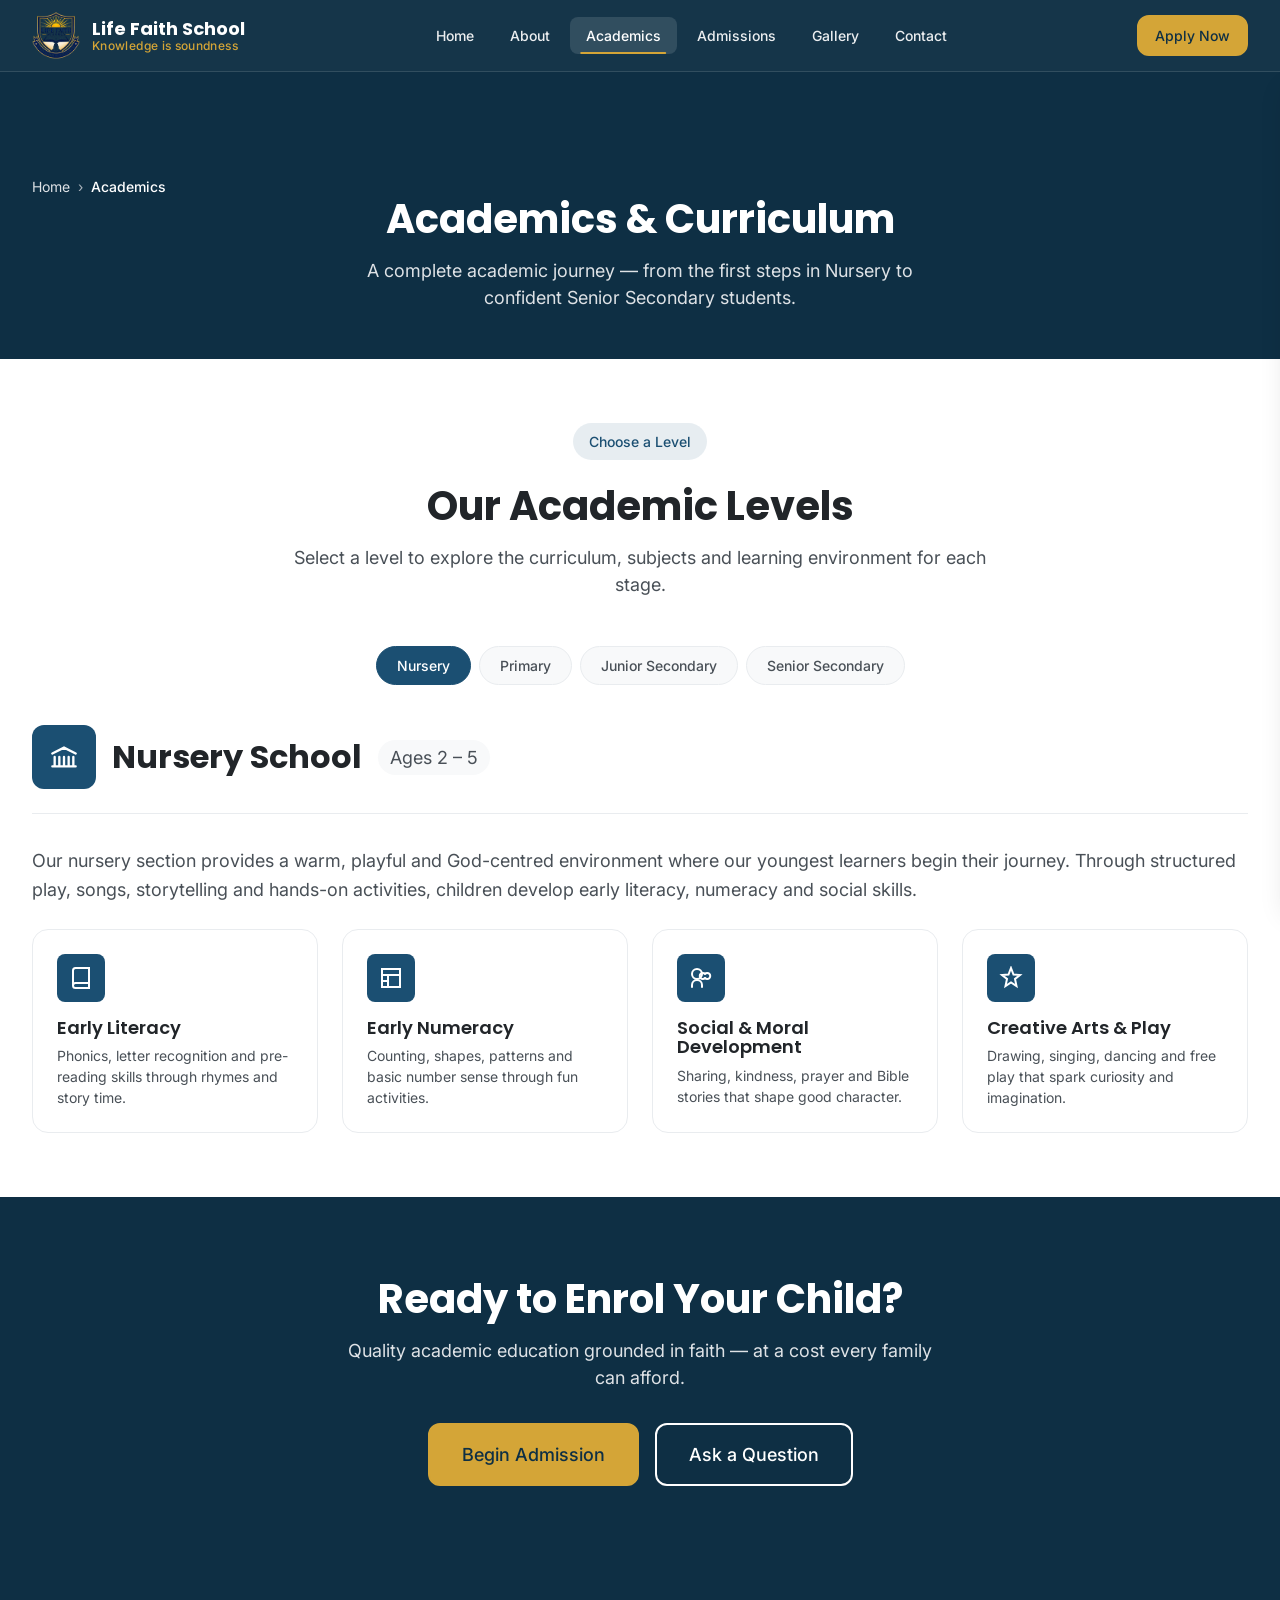
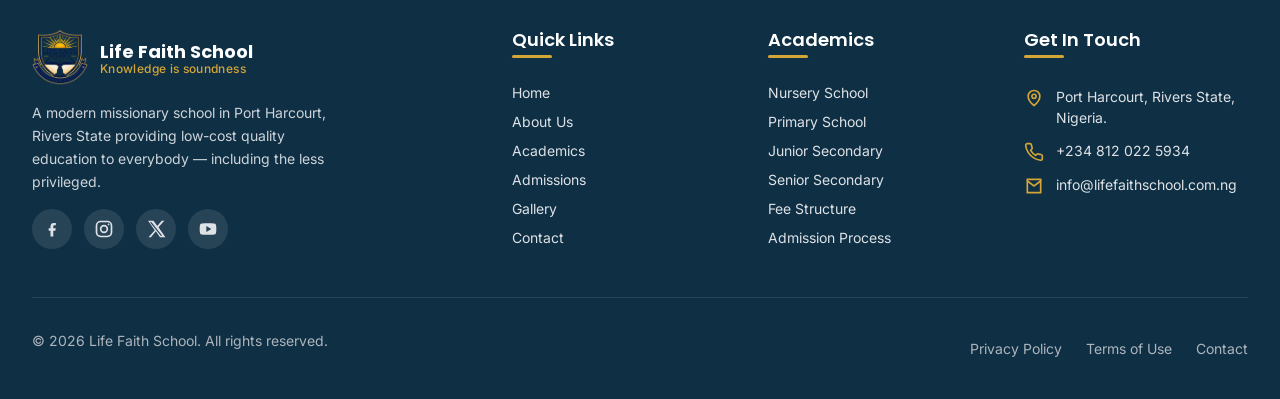
<file: academics.html>
<!DOCTYPE html>
<html lang="en">
<head>
  <meta charset="UTF-8">
  <meta name="viewport" content="width=device-width, initial-scale=1.0">
  <title>Academics | Life Faith School, Port Harcourt</title>
  <meta name="description" content="Explore academics at Life Faith School — Nursery, Primary, Junior Secondary and Senior Secondary (SSS 1 & 2) with a rich curriculum rooted in Christian values.">
  <meta property="og:title" content="Academics | Life Faith School">
  <meta property="og:description" content="A complete academic journey from Nursery to SSS 2 in Port Harcourt.">
  <meta property="og:type" content="website">
  <meta property="og:image" content="assets/images/logo/lfs_logo.png">
  <link rel="icon" type="image/png" href="assets/images/logo/lfs_logo.png">

  <link rel="preconnect" href="https://fonts.googleapis.com">
  <link rel="preconnect" href="https://fonts.gstatic.com" crossorigin>
  <link href="https://fonts.googleapis.com/css2?family=Inter:wght@300;400;500;600;700;800&family=Poppins:wght@400;500;600;700;800&display=swap" rel="stylesheet">

  <link rel="stylesheet" href="assets/css/variables.css">
  <link rel="stylesheet" href="assets/css/reset.css">
  <link rel="stylesheet" href="assets/css/base.css">
  <link rel="stylesheet" href="assets/css/layout.css">
  <link rel="stylesheet" href="assets/css/forms.css">
  <link rel="stylesheet" href="assets/css/responsive.css">
</head>
<body>
  <a class="skip-link" href="#main-content">Skip to main content</a>

  <header class="site-header" id="site-header">
    <div class="header-inner">
      <a href="index.html" class="logo" aria-label="Life Faith School Home">
        <img src="assets/images/logo/lfs_logo.png" alt="Life Faith School logo" class="logo-img" width="48" height="48">
        <span class="logo-text">
          <span class="logo-title">Life Faith School</span>
          <span class="logo-tagline">Knowledge is soundness</span>
        </span>
      </a>

      <nav class="main-nav" aria-label="Primary navigation">
        <a href="index.html" class="nav-link">Home</a>
        <a href="about.html" class="nav-link">About</a>
        <a href="academics.html" class="nav-link active" aria-current="page">Academics</a>
        <a href="admissions.html" class="nav-link">Admissions</a>
        <a href="gallery.html" class="nav-link">Gallery</a>
        <a href="contact.html" class="nav-link">Contact</a>
      </nav>

      <div class="header-actions">
        <a href="admissions.html" class="btn btn-primary btn-sm header-cta">Apply Now</a>
        <button class="mobile-menu-btn" aria-label="Open menu" aria-expanded="false" aria-controls="mobile-nav">
          <svg class="menu-open" width="24" height="24" viewBox="0 0 24 24" fill="none" stroke="currentColor" stroke-width="2" stroke-linecap="round">
            <line x1="3" y1="6" x2="21" y2="6"></line>
            <line x1="3" y1="12" x2="21" y2="12"></line>
            <line x1="3" y1="18" x2="21" y2="18"></line>
          </svg>
          <svg class="menu-close" width="24" height="24" viewBox="0 0 24 24" fill="none" stroke="currentColor" stroke-width="2" stroke-linecap="round">
            <line x1="18" y1="6" x2="6" y2="18"></line>
            <line x1="6" y1="6" x2="18" y2="18"></line>
          </svg>
        </button>
      </div>
    </div>
  </header>

  <nav class="mobile-nav" id="mobile-nav" aria-label="Mobile navigation">
    <a href="index.html" class="mobile-nav-link">Home</a>
    <a href="about.html" class="mobile-nav-link">About</a>
    <a href="academics.html" class="mobile-nav-link active">Academics</a>
    <a href="admissions.html" class="mobile-nav-link">Admissions</a>
    <a href="gallery.html" class="mobile-nav-link">Gallery</a>
    <a href="contact.html" class="mobile-nav-link">Contact</a>
    <div class="mobile-nav-cta">
      <a href="admissions.html" class="btn btn-primary w-full">Apply Now</a>
    </div>
  </nav>

  <main id="main-content">
    <header class="page-header">
      <div class="page-header-inner">
        <nav class="breadcrumb" aria-label="Breadcrumb">
          <span class="breadcrumb-item"><a href="index.html" class="breadcrumb-link">Home</a></span>
          <span class="breadcrumb-separator" aria-hidden="true">&rsaquo;</span>
          <span class="breadcrumb-item breadcrumb-current">Academics</span>
        </nav>
        <h1 class="page-title">Academics &amp; Curriculum</h1>
        <p class="page-subtitle">A complete academic journey — from the first steps in Nursery to confident Senior Secondary students.</p>
      </div>
    </header>

    <section class="academics-section">
      <div class="container">
        <div class="form-header">
          <span class="about-tagline">Choose a Level</span>
          <h2 class="form-title">Our Academic Levels</h2>
          <p class="form-subtitle">Select a level to explore the curriculum, subjects and learning environment for each stage.</p>
        </div>

        <div class="level-tabs" role="tablist" aria-label="Academic levels">
          <button class="level-tab active" role="tab" aria-selected="true" data-target="nursery">Nursery</button>
          <button class="level-tab" role="tab" aria-selected="false" data-target="primary">Primary</button>
          <button class="level-tab" role="tab" aria-selected="false" data-target="jss">Junior Secondary</button>
          <button class="level-tab" role="tab" aria-selected="false" data-target="sss">Senior Secondary</button>
        </div>

        <div class="level-panel active" id="nursery" role="tabpanel">
          <div class="level-header">
            <div class="level-icon">
              <svg viewBox="0 0 24 24" fill="none" stroke="currentColor" stroke-width="2" stroke-linecap="round"><path d="M2 20h20M4 20v-8m4 8v-8m4 8v-8m4 8v-8m4 8v-8M2 9l10-5 10 5"></path></svg>
            </div>
            <h2 class="level-title">Nursery School</h2>
            <span class="level-age">Ages 2 – 5</span>
          </div>
          <p class="about-text">
            Our nursery section provides a warm, playful and God-centred environment where our youngest learners begin their journey. Through structured play, songs, storytelling and hands-on activities, children develop early literacy, numeracy and social skills.
          </p>
          <div class="subjects-grid">
            <div class="subject-card">
              <div class="subject-icon">
                <svg viewBox="0 0 24 24" fill="none" stroke="currentColor" stroke-width="2" stroke-linecap="round"><path d="M4 19.5A2.5 2.5 0 016.5 17H20V2H6.5A2.5 2.5 0 004 4.5v15zM4 19.5A2.5 2.5 0 006.5 22H20v-5"></path></svg>
              </div>
              <h3 class="subject-title">Early Literacy</h3>
              <p class="subject-desc">Phonics, letter recognition and pre-reading skills through rhymes and story time.</p>
            </div>
            <div class="subject-card">
              <div class="subject-icon">
                <svg viewBox="0 0 24 24" fill="none" stroke="currentColor" stroke-width="2" stroke-linecap="round"><path d="M3 3h18v18H3z"></path><path d="M3 9h18M9 21V9M3 15h6"></path></svg>
              </div>
              <h3 class="subject-title">Early Numeracy</h3>
              <p class="subject-desc">Counting, shapes, patterns and basic number sense through fun activities.</p>
            </div>
            <div class="subject-card">
              <div class="subject-icon">
                <svg viewBox="0 0 24 24" fill="none" stroke="currentColor" stroke-width="2" stroke-linecap="round"><circle cx="8" cy="8" r="5"></circle><path d="M3 21v-2a5 5 0 0110 0v2M16 8a3 3 0 100 4M16 8a3 3 0 110 4"></path></svg>
              </div>
              <h3 class="subject-title">Social &amp; Moral Development</h3>
              <p class="subject-desc">Sharing, kindness, prayer and Bible stories that shape good character.</p>
            </div>
            <div class="subject-card">
              <div class="subject-icon">
                <svg viewBox="0 0 24 24" fill="none" stroke="currentColor" stroke-width="2" stroke-linecap="round"><path d="M12 2l2.5 6.5L21 9l-5 4 1.5 7L12 16.5 6.5 20 8 13 3 9l6.5-.5L12 2z"></path></svg>
              </div>
              <h3 class="subject-title">Creative Arts &amp; Play</h3>
              <p class="subject-desc">Drawing, singing, dancing and free play that spark curiosity and imagination.</p>
            </div>
          </div>
        </div>

        <div class="level-panel" id="primary" role="tabpanel">
          <div class="level-header">
            <div class="level-icon">
              <svg viewBox="0 0 24 24" fill="none" stroke="currentColor" stroke-width="2" stroke-linecap="round"><path d="M3 21h18M5 21V7l7-4 7 4v14M9 9h1m4 0h1M9 13h1m4 0h1M9 17h1m4 0h1"></path></svg>
            </div>
            <h2 class="level-title">Primary School</h2>
            <span class="level-age">Ages 5 – 11 (Basic 1 – 6)</span>
          </div>
          <p class="about-text">
            Primary education at Life Faith School builds strong foundations in literacy, numeracy and scientific thinking. Our teachers use modern, child-centred methods to make learning engaging, while daily devotion and moral instruction keep values at the core.
          </p>
          <div class="subjects-grid">
            <div class="subject-card">
              <div class="subject-icon">
                <svg viewBox="0 0 24 24" fill="none" stroke="currentColor" stroke-width="2" stroke-linecap="round"><path d="M12 20h9M16.5 3.5a2.1 2.1 0 013 3L7 19l-4 1 1-4L16.5 3.5z"></path></svg>
              </div>
              <h3 class="subject-title">English Language</h3>
              <p class="subject-desc">Reading, writing, grammar and oral communication for confident expression.</p>
            </div>
            <div class="subject-card">
              <div class="subject-icon">
                <svg viewBox="0 0 24 24" fill="none" stroke="currentColor" stroke-width="2" stroke-linecap="round"><path d="M12 12l8-4-8-4-8 4 8 4zM4 12v6l8 4 8-4v-6M4 12l8 4 8-4"></path></svg>
              </div>
              <h3 class="subject-title">Mathematics</h3>
              <p class="subject-desc">Number work, geometry, problem-solving and mental arithmetic.</p>
            </div>
            <div class="subject-card">
              <div class="subject-icon">
                <svg viewBox="0 0 24 24" fill="none" stroke="currentColor" stroke-width="2" stroke-linecap="round"><circle cx="12" cy="12" r="9"></circle><path d="M3 12h18M12 3c3 3.5 3 14 0 18M12 3c-3 3.5-3 14 0 18"></path></svg>
              </div>
              <h3 class="subject-title">Basic Science &amp; Tech</h3>
              <p class="subject-desc">Exploring nature, simple experiments and early introduction to technology.</p>
            </div>
            <div class="subject-card">
              <div class="subject-icon">
                <svg viewBox="0 0 24 24" fill="none" stroke="currentColor" stroke-width="2" stroke-linecap="round"><path d="M21 12a9 9 0 01-9 9m9-9a9 9 0 00-9-9m9 9H3m9 9a9 9 0 01-9-9m9 9c1.7 0 3-4 3-9s-1.3-9-3-9m0 18c-1.7 0-3-4-3-9s1.3-9 3-9"></path></svg>
              </div>
              <h3 class="subject-title">Social Studies &amp; Civic</h3>
              <p class="subject-desc">Understanding our culture, community and responsibilities as citizens.</p>
            </div>
            <div class="subject-card">
              <div class="subject-icon">
                <svg viewBox="0 0 24 24" fill="none" stroke="currentColor" stroke-width="2" stroke-linecap="round"><path d="M4 19.5A2.5 2.5 0 016.5 17H20V2H6.5A2.5 2.5 0 004 4.5v15z"></path></svg>
              </div>
              <h3 class="subject-title">Christian Religious Knowledge</h3>
              <p class="subject-desc">Bible knowledge, morals and values that guide everyday living.</p>
            </div>
            <div class="subject-card">
              <div class="subject-icon">
                <svg viewBox="0 0 24 24" fill="none" stroke="currentColor" stroke-width="2" stroke-linecap="round"><path d="M3 17l6-6 4 4 8-8M14 7h7v7"></path></svg>
              </div>
              <h3 class="subject-title">Physical &amp; Health Education</h3>
              <p class="subject-desc">Sports, games and healthy living habits for strong bodies and minds.</p>
            </div>
          </div>
        </div>

        <div class="level-panel" id="jss" role="tabpanel">
          <div class="level-header">
            <div class="level-icon">
              <svg viewBox="0 0 24 24" fill="none" stroke="currentColor" stroke-width="2" stroke-linecap="round"><circle cx="12" cy="7" r="4"></circle><path d="M4 21c0-4 3.5-7 8-7s8 3 8 7"></path></svg>
            </div>
            <h2 class="level-title">Junior Secondary School</h2>
            <span class="level-age">JSS 1 – 3</span>
          </div>
          <p class="about-text">
            Junior secondary education introduces students to a broad and balanced curriculum in line with the Nigerian Basic Education framework. Students develop critical thinking, deepen their knowledge across subjects, and begin discovering their strengths and interests.
          </p>
          <div class="subjects-grid">
            <div class="subject-card">
              <div class="subject-icon">
                <svg viewBox="0 0 24 24" fill="none" stroke="currentColor" stroke-width="2" stroke-linecap="round"><path d="M12 20h9M16.5 3.5a2.1 2.1 0 013 3L7 19l-4 1 1-4L16.5 3.5z"></path></svg>
              </div>
              <h3 class="subject-title">English Studies</h3>
              <p class="subject-desc">Advanced reading, composition, literature and public speaking.</p>
            </div>
            <div class="subject-card">
              <div class="subject-icon">
                <svg viewBox="0 0 24 24" fill="none" stroke="currentColor" stroke-width="2" stroke-linecap="round"><path d="M12 12l8-4-8-4-8 4 8 4zM4 12v6l8 4 8-4v-6M4 12l8 4 8-4"></path></svg>
              </div>
              <h3 class="subject-title">Mathematics</h3>
              <p class="subject-desc">Algebra, geometry, statistics and logical problem-solving.</p>
            </div>
            <div class="subject-card">
              <div class="subject-icon">
                <svg viewBox="0 0 24 24" fill="none" stroke="currentColor" stroke-width="2" stroke-linecap="round"><path d="M10 2v9a3 3 0 01-6 0V2M4 2v5m6-5v18m4-13a4 4 0 008 0M16 2v4"></path></svg>
              </div>
              <h3 class="subject-title">Basic Science</h3>
              <p class="subject-desc">Physics, chemistry and biology foundations through experiments.</p>
            </div>
            <div class="subject-card">
              <div class="subject-icon">
                <svg viewBox="0 0 24 24" fill="none" stroke="currentColor" stroke-width="2" stroke-linecap="round"><path d="M3 21h18M4 21V7l4-2v16m6-14v14m0-14l6-2v16M8 5v16"></path></svg>
              </div>
              <h3 class="subject-title">Business Studies</h3>
              <p class="subject-desc">Introduction to commerce, bookkeeping and entrepreneurship.</p>
            </div>
            <div class="subject-card">
              <div class="subject-icon">
                <svg viewBox="0 0 24 24" fill="none" stroke="currentColor" stroke-width="2" stroke-linecap="round"><rect x="3" y="3" width="18" height="18" rx="2"></rect><path d="M7 7h10v10H7zM7 14h10M10 3v4m4-4v4"></path></svg>
              </div>
              <h3 class="subject-title">Computer Studies</h3>
              <p class="subject-desc">Digital literacy, typing, word processing and safe internet use.</p>
            </div>
            <div class="subject-card">
              <div class="subject-icon">
                <svg viewBox="0 0 24 24" fill="none" stroke="currentColor" stroke-width="2" stroke-linecap="round"><path d="M12 21s-7-5.2-7-11a7 7 0 0114 0c0 5.8-7 11-7 11z"></path><circle cx="12" cy="10" r="2.5"></circle></svg>
              </div>
              <h3 class="subject-title">Civic Education</h3>
              <p class="subject-desc">Citizenship, national values and leadership development.</p>
            </div>
          </div>
        </div>

        <div class="level-panel" id="sss" role="tabpanel">
          <div class="level-header">
            <div class="level-icon">
              <svg viewBox="0 0 24 24" fill="none" stroke="currentColor" stroke-width="2" stroke-linecap="round"><path d="M22 9l-10-5L2 9l10 5 10-5zM6 11v5c0 1.7 2.7 3 6 3s6-1.3 6-3v-5"></path></svg>
            </div>
            <h2 class="level-title">Senior Secondary School</h2>
            <span class="level-age">SSS 1 – 2</span>
          </div>
          <p class="about-text">
            Our senior secondary students specialise in Science, Commercial or Arts streams, gaining the depth and discipline needed to excel at WASSCE, NECO and beyond. With mentoring, career guidance and moral instruction, we prepare young people for university and life.
          </p>
          <div class="features-grid">
            <div class="feature-card">
              <div class="feature-icon">
                <svg viewBox="0 0 24 24" fill="none" stroke="currentColor" stroke-width="2" stroke-linecap="round"><circle cx="12" cy="8" r="6"></circle><path d="M12 14v8M8 22h8"></path></svg>
              </div>
              <h3 class="feature-title">Science Stream</h3>
              <p class="feature-desc">Physics, Chemistry, Biology, Further Maths and Agricultural Science.</p>
            </div>
            <div class="feature-card">
              <div class="feature-icon">
                <svg viewBox="0 0 24 24" fill="none" stroke="currentColor" stroke-width="2" stroke-linecap="round"><path d="M12 1v22M17 5H9.5a3.5 3.5 0 000 7h5a3.5 3.5 0 010 7H6"></path></svg>
              </div>
              <h3 class="feature-title">Commercial Stream</h3>
              <p class="feature-desc">Accounting, Commerce, Economics, Financial Accounting and Marketing.</p>
            </div>
            <div class="feature-card">
              <div class="feature-icon">
                <svg viewBox="0 0 24 24" fill="none" stroke="currentColor" stroke-width="2" stroke-linecap="round"><path d="M4 20h16M6 20l3-7 4 4 5-11"></path></svg>
              </div>
              <h3 class="feature-title">Arts Stream</h3>
              <p class="feature-desc">Literature-in-English, Government, CRS, History and Fine Arts.</p>
            </div>
            <div class="feature-card">
              <div class="feature-icon">
                <svg viewBox="0 0 24 24" fill="none" stroke="currentColor" stroke-width="2" stroke-linecap="round"><path d="M12 2l2.5 6.5L21 9l-5 4 1.5 7L12 16.5 6.5 20 8 13 3 9l6.5-.5L12 2z"></path></svg>
              </div>
              <h3 class="feature-title">Examination Readiness</h3>
              <p class="feature-desc">Targeted coaching and mock exams for WASSCE, NECO and JAMB preparation.</p>
            </div>
          </div>
        </div>
      </div>
    </section>

    <section class="cta-section">
      <div class="container">
        <h2 class="cta-title">Ready to Enrol Your Child?</h2>
        <p class="cta-text">Quality academic education grounded in faith — at a cost every family can afford.</p>
        <div class="cta-actions">
          <a href="admissions.html" class="btn btn-primary btn-lg">Begin Admission</a>
          <a href="contact.html" class="btn btn-outline btn-lg">Ask a Question</a>
        </div>
      </div>
    </section>
  </main>

  <footer class="site-footer">
    <div class="container">
      <div class="footer-grid">
        <div class="footer-brand">
          <div class="footer-logo">
            <img src="assets/images/logo/lfs_logo.png" alt="Life Faith School logo" class="footer-logo-img" width="56" height="56">
            <span class="logo-text">
              <span class="logo-title" style="color:#fff;">Life Faith School</span>
              <span class="logo-tagline">Knowledge is soundness</span>
            </span>
          </div>
          <p class="footer-tagline">A modern missionary school in Port Harcourt, Rivers State providing low-cost quality education to everybody — including the less privileged.</p>
          <div class="footer-social">
            <a href="#" class="social-link" aria-label="Facebook">
              <svg viewBox="0 0 24 24" fill="currentColor"><path d="M13.5 21v-7h2.5l.5-3h-3V9.1c0-.9.3-1.6 1.7-1.6h1.4V4.8c-.3 0-1.3-.1-2.4-.1-2.4 0-4 1.4-4 4.1V11H8v3h2.2v7h3.3z"></path></svg>
            </a>
            <a href="#" class="social-link" aria-label="Instagram">
              <svg viewBox="0 0 24 24" fill="none" stroke="currentColor" stroke-width="2" stroke-linecap="round"><rect x="3" y="3" width="18" height="18" rx="5"></rect><circle cx="12" cy="12" r="4"></circle><circle cx="17.5" cy="6.5" r="1" fill="currentColor" stroke="none"></circle></svg>
            </a>
            <a href="#" class="social-link" aria-label="X / Twitter">
              <svg viewBox="0 0 24 24" fill="currentColor"><path d="M18.9 2H22l-7 8 8.3 12h-6.5l-5-7.4L6 22H3l7.5-8.6L2.5 2H9l4.5 6.5L18.9 2zm-1.2 18h1.8L6.6 3.9H4.7L17.7 20z"></path></svg>
            </a>
            <a href="#" class="social-link" aria-label="YouTube">
              <svg viewBox="0 0 24 24" fill="currentColor"><path d="M21.6 7.2a2.5 2.5 0 00-1.8-1.8C18.3 5 12 5 12 5s-6.3 0-7.8.4A2.5 2.5 0 002.4 7.2 26 26 0 002 12a26 26 0 00.4 4.8 2.5 2.5 0 001.8 1.8C5.7 19 12 19 12 19s6.3 0 7.8-.4a2.5 2.5 0 001.8-1.8A26 26 0 0022 12a26 26 0 00-.4-4.8zM10 15.5v-7l6 3.5-6 3.5z"></path></svg>
            </a>
          </div>
        </div>

        <nav class="footer-links" aria-label="Footer quick links">
          <h3 class="footer-title">Quick Links</h3>
          <a href="index.html" class="footer-link">Home</a>
          <a href="about.html" class="footer-link">About Us</a>
          <a href="academics.html" class="footer-link">Academics</a>
          <a href="admissions.html" class="footer-link">Admissions</a>
          <a href="gallery.html" class="footer-link">Gallery</a>
          <a href="contact.html" class="footer-link">Contact</a>
        </nav>

        <nav class="footer-links" aria-label="Footer academics links">
          <h3 class="footer-title">Academics</h3>
          <a href="academics.html" class="footer-link">Nursery School</a>
          <a href="academics.html" class="footer-link">Primary School</a>
          <a href="academics.html" class="footer-link">Junior Secondary</a>
          <a href="academics.html" class="footer-link">Senior Secondary</a>
          <a href="admissions.html" class="footer-link">Fee Structure</a>
          <a href="admissions.html" class="footer-link">Admission Process</a>
        </nav>

        <div class="footer-contact">
          <h3 class="footer-title">Get In Touch</h3>
          <div class="contact-item">
            <svg class="contact-icon" viewBox="0 0 24 24" fill="none" stroke="currentColor" stroke-width="2" stroke-linecap="round"><path d="M12 21s-7-5.2-7-11a7 7 0 0114 0c0 5.8-7 11-7 11z"></path><circle cx="12" cy="10" r="2.5"></circle></svg>
            <span>Port Harcourt, Rivers State, Nigeria.</span>
          </div>
          <div class="contact-item">
            <svg class="contact-icon" viewBox="0 0 24 24" fill="none" stroke="currentColor" stroke-width="2" stroke-linecap="round"><path d="M22 16.9v3a2 2 0 01-2.2 2 19.8 19.8 0 01-8.6-3.1 19.5 19.5 0 01-6-6A19.8 19.8 0 012 4.2 2 2 0 014 2h3a2 2 0 012 1.7c.1 1 .4 2 .7 2.9a2 2 0 01-.5 2.1L8 10a16 16 0 006 6l1.3-1.2a2 2 0 012.1-.5c.9.3 1.9.6 2.9.7a2 2 0 011.7 1.9z"></path></svg>
            <a href="tel:+2348120225934">+234 812 022 5934</a>
          </div>
          <div class="contact-item">
            <svg class="contact-icon" viewBox="0 0 24 24" fill="none" stroke="currentColor" stroke-width="2" stroke-linecap="round"><path d="M4 4h16v16H4z"></path><path d="M4 6l8 6 8-6"></path></svg>
            <a href="mailto:info@lifefaithschool.com.ng">info@lifefaithschool.com.ng</a>
          </div>
        </div>
      </div>

      <div class="footer-bottom">
        <p class="footer-copyright">&copy; <span class="current-year">2026</span> Life Faith School. All rights reserved.</p>
        <nav class="footer-legal" aria-label="Legal">
          <a href="#">Privacy Policy</a>
          <a href="#">Terms of Use</a>
          <a href="contact.html">Contact</a>
        </nav>
      </div>
    </div>
  </footer>

  <a href="https://wa.me/2348120225934?text=Hello%20Life%20Faith%20School%2C%20I%20would%20like%20to%20inquire%20about%20admissions." class="whatsapp-float" target="_blank" rel="noopener noreferrer" aria-label="Chat with us on WhatsApp">
    <svg viewBox="0 0 24 24" fill="currentColor"><path d="M12 2a10 10 0 00-8.6 15.1L2 22l5-1.3A10 10 0 1012 2zm5.2 14.2c-.2.6-1.2 1.1-1.7 1.2-.5 0-1 .2-3.4-.7-2.9-1.1-4.7-4-4.9-4.2-.1-.2-1.1-1.5-1.1-2.9s.7-2 1-2.3c.2-.3.5-.3.7-.3h.5c.2 0 .4 0 .6.5l.8 2c.1.2.1.4 0 .5l-.4.6-.5.5c-.1.1-.3.3-.1.6.2.3.7 1.2 1.6 2 1.1 1 2 1.3 2.3 1.4.3.1.5.1.6-.1l.7-.8c.2-.3.4-.2.7-.1l1.9.9c.3.1.5.2.5.4.1.1.1.5-.2 1.1z"></path></svg>
    <span class="whatsapp-tooltip">Chat with us on WhatsApp</span>
  </a>

  <script src="assets/js/utils.js" defer></script>
  <script src="assets/js/navigation.js" defer></script>
  <script src="assets/js/forms.js" defer></script>
  <script src="assets/js/whatsapp-float.js" defer></script>
  <script src="assets/js/main.js" defer></script>
  <script>
    Utils.onDOMReady(function() {
      const tabs = Utils.qsa('.level-tab');
      tabs.forEach(tab => {
        tab.addEventListener('click', function() {
          const target = this.dataset.target;
          tabs.forEach(t => {
            t.classList.remove('active');
            t.setAttribute('aria-selected', 'false');
          });
          this.classList.add('active');
          this.setAttribute('aria-selected', 'true');
          Utils.qsa('.level-panel').forEach(panel => {
            panel.classList.remove('active');
          });
          const activePanel = document.getElementById(target);
          if (activePanel) activePanel.classList.add('active');
        });
      });
    });
  </script>
</body>
</html>
</file>
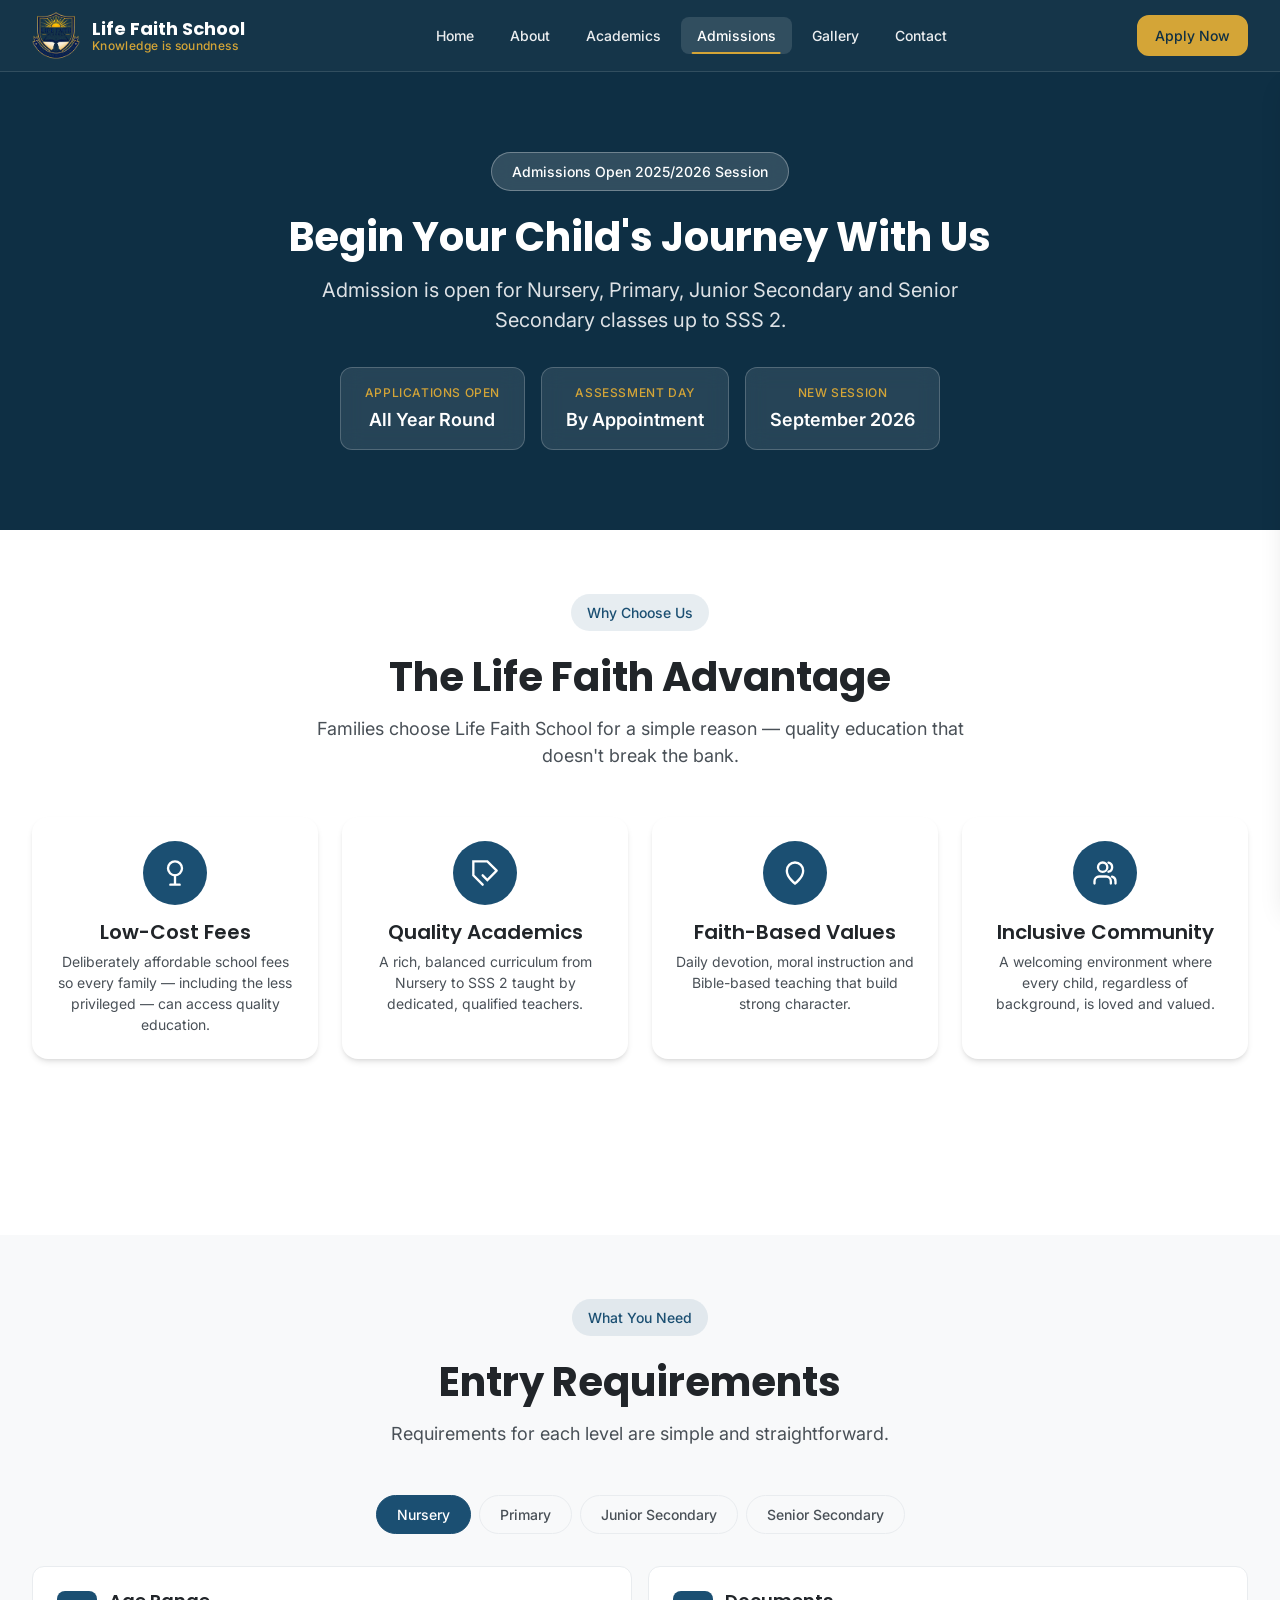
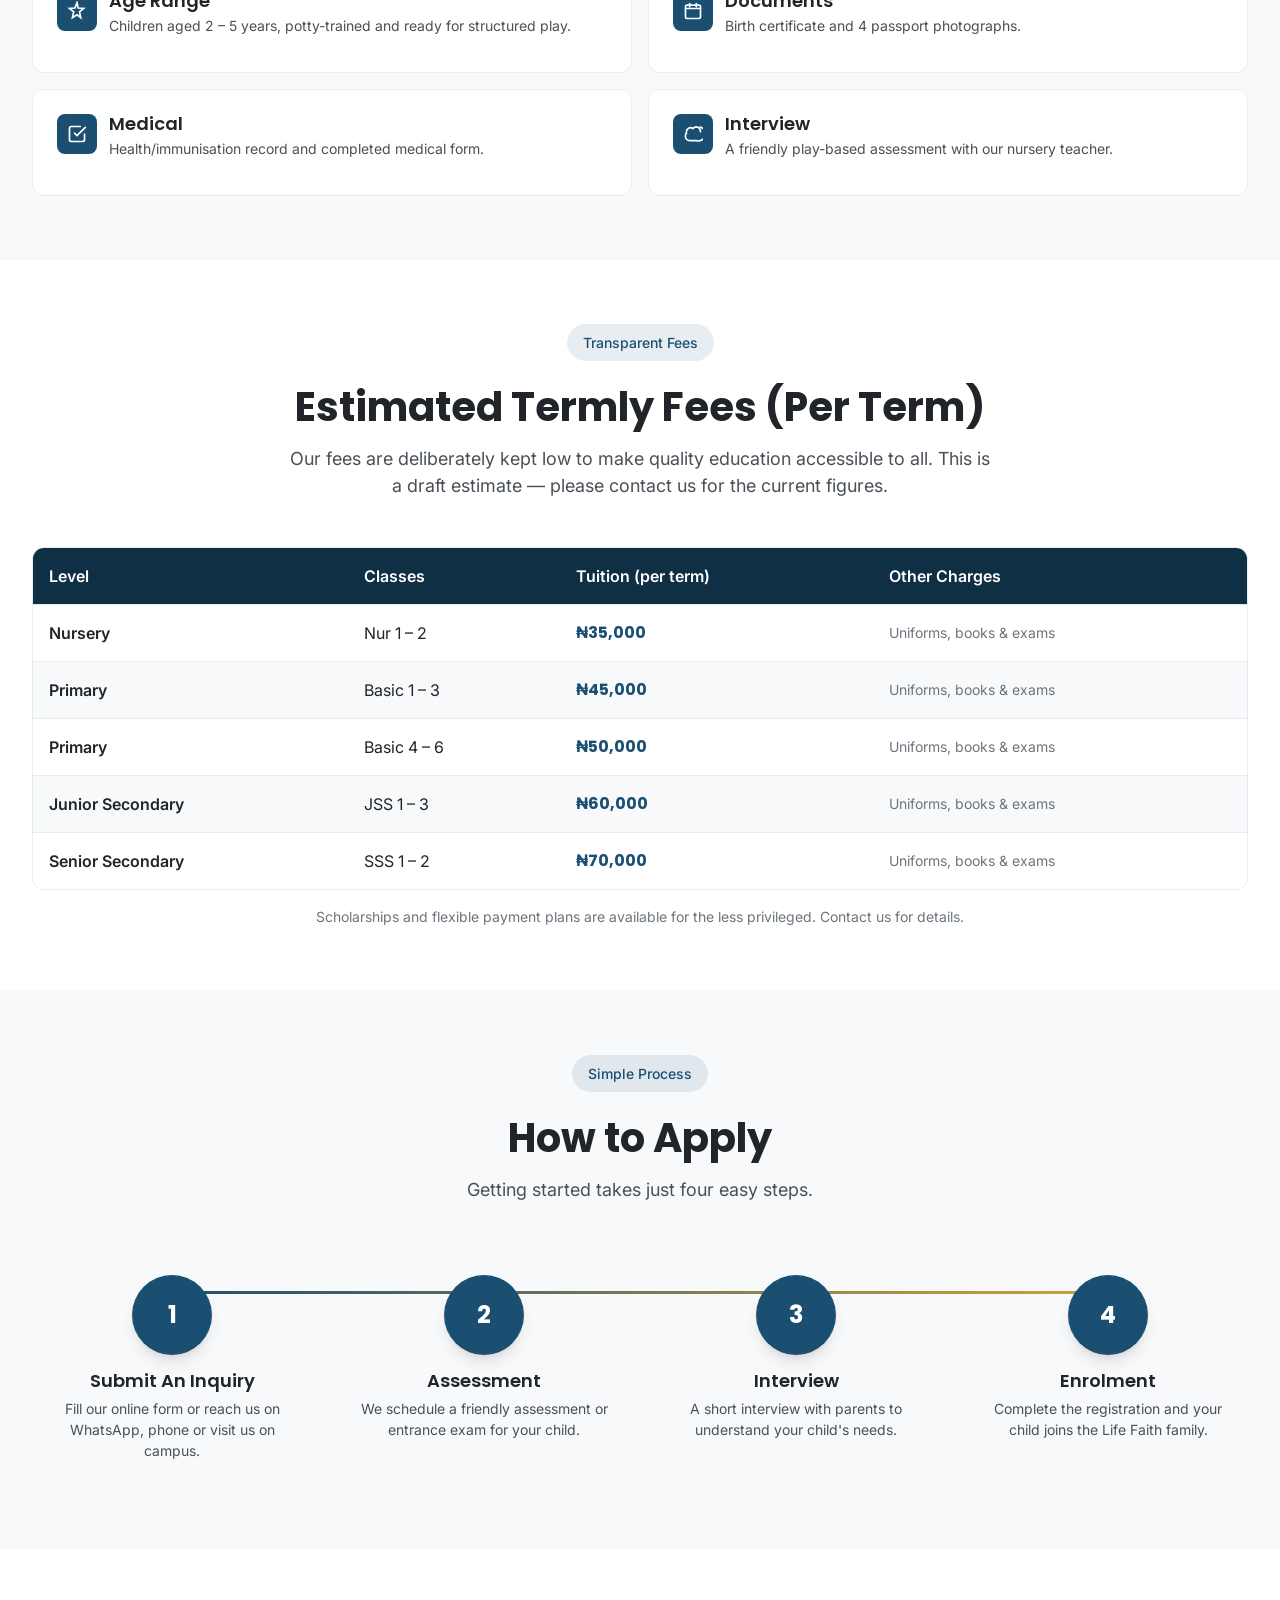
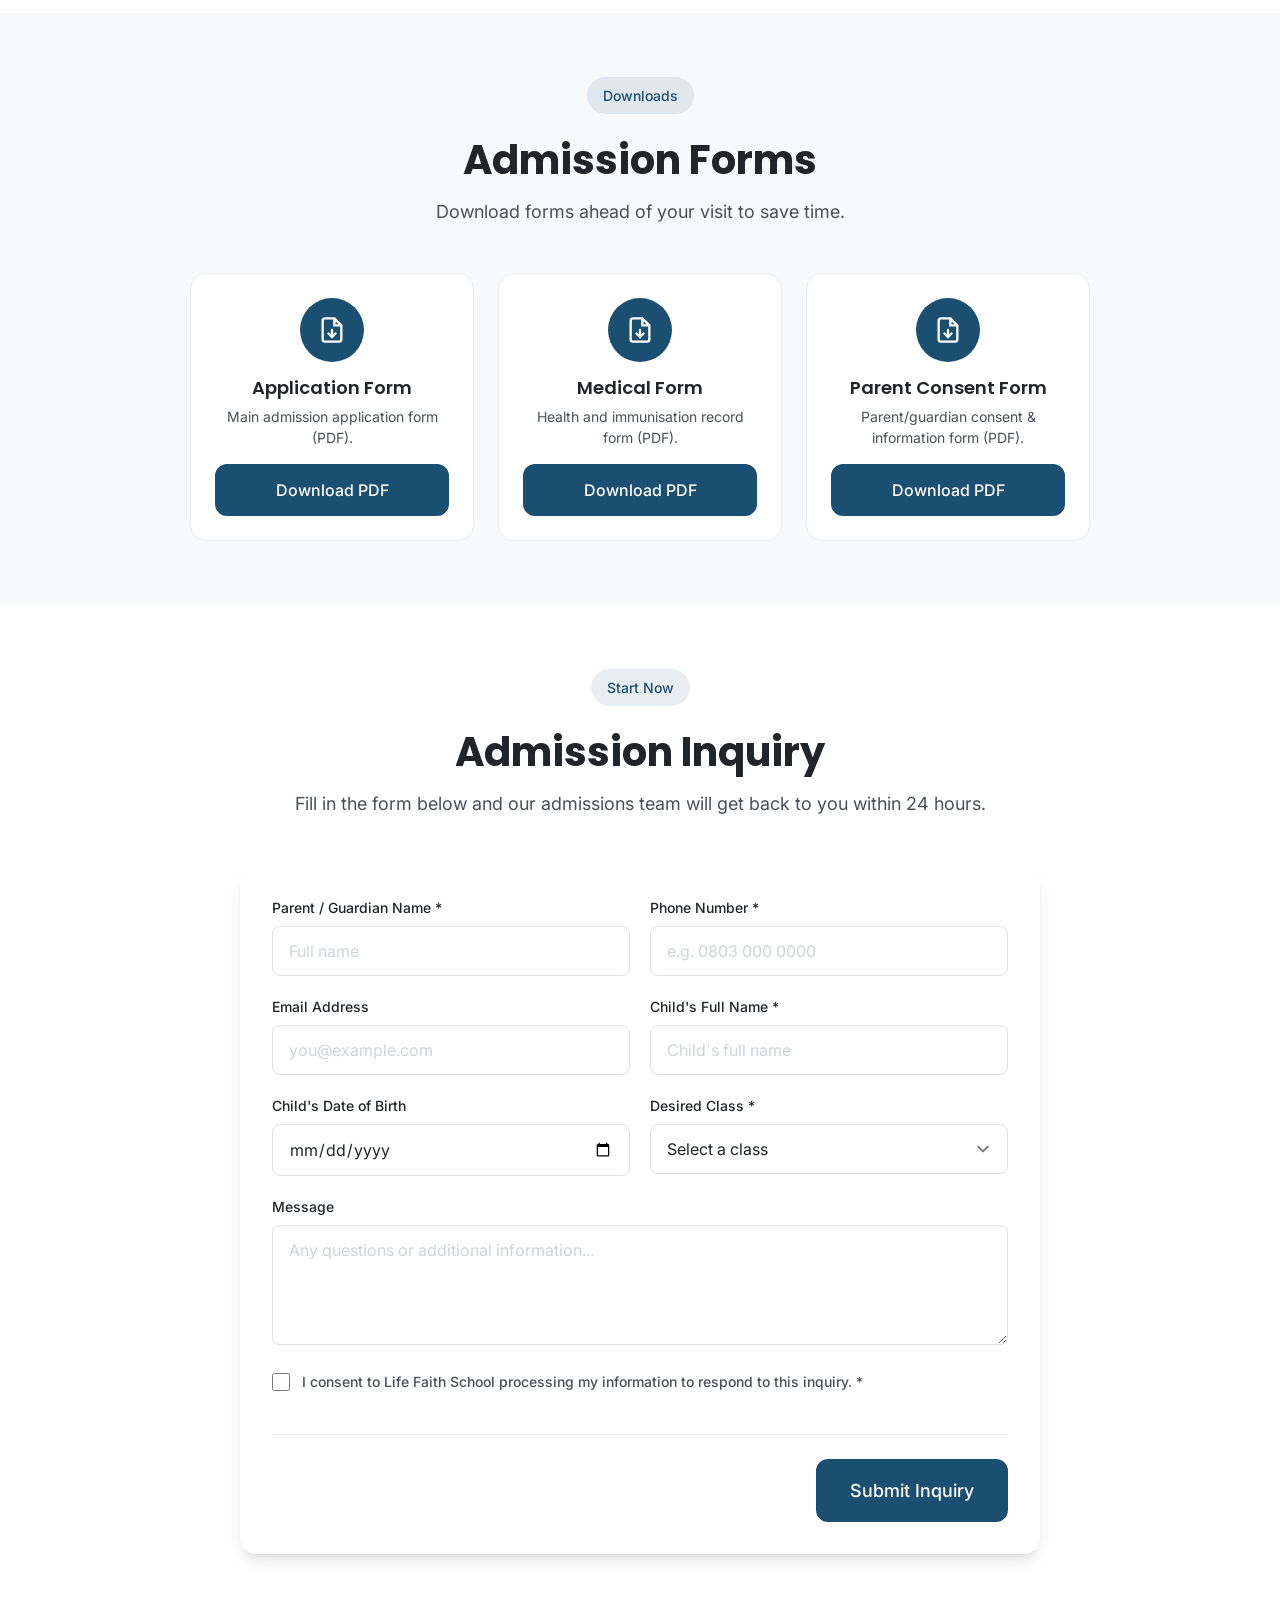
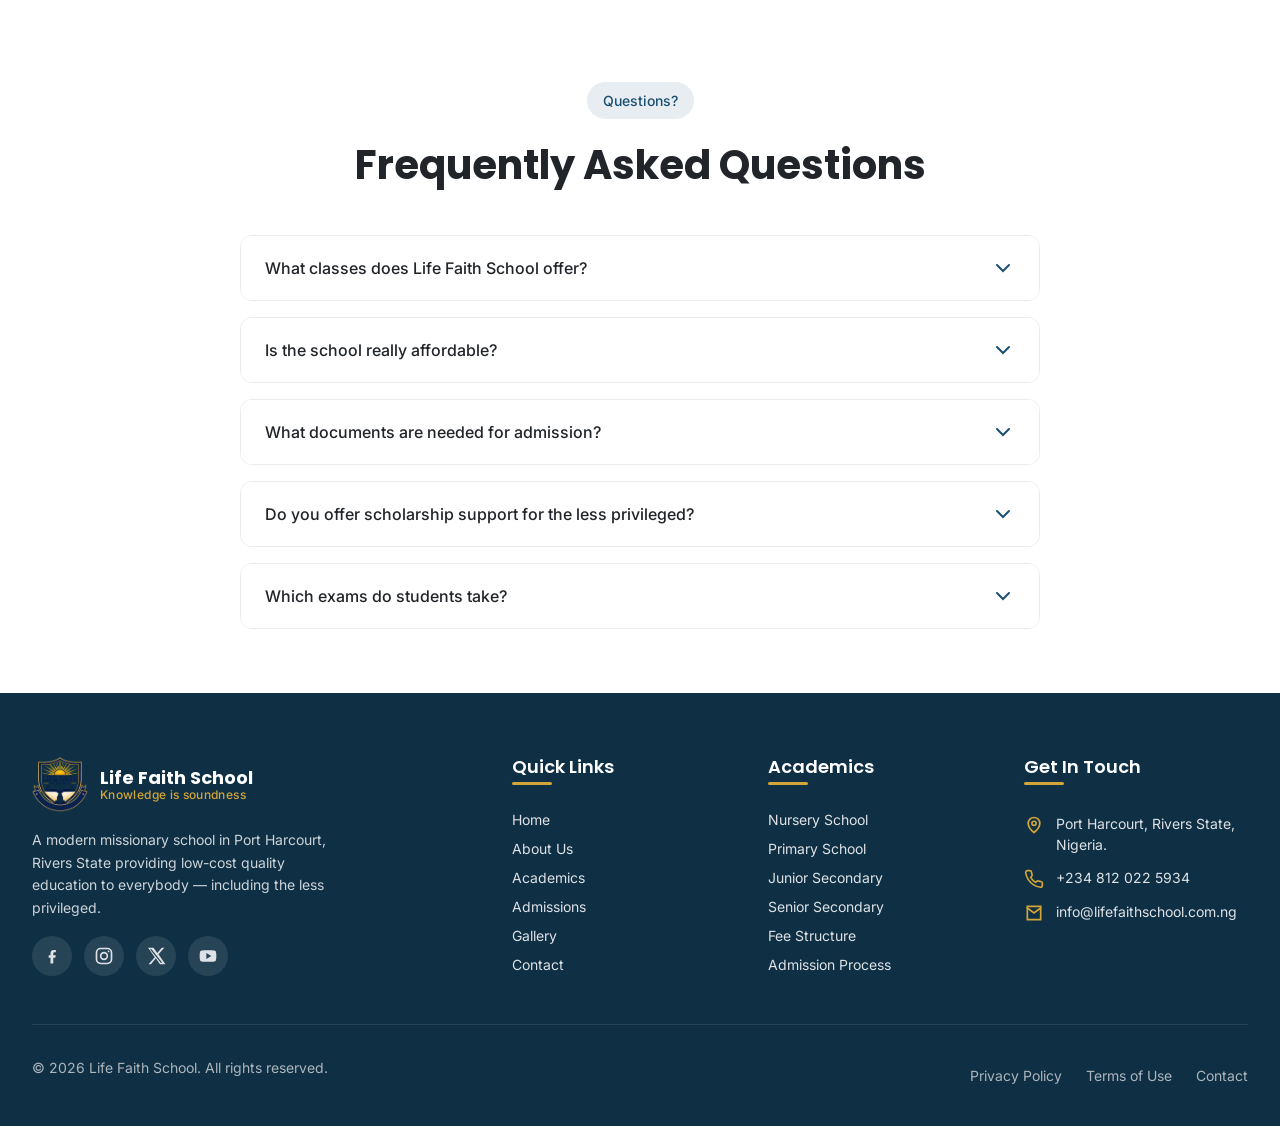
<file: admissions.html>
<!DOCTYPE html>
<html lang="en">
<head>
  <meta charset="UTF-8">
  <meta name="viewport" content="width=device-width, initial-scale=1.0">
  <title>Admissions | Life Faith School, Port Harcourt</title>
  <meta name="description" content="Apply for admission to Life Faith School in Port Harcourt. Requirements, fee structure and admission process for Nursery, Primary, Junior and Senior Secondary (SSS 2).">
  <meta property="og:title" content="Admissions | Life Faith School">
  <meta property="og:description" content="Affordable, quality education — Nursery to SSS 2. Admissions are now open.">
  <meta property="og:type" content="website">
  <meta property="og:image" content="assets/images/logo/lfs_logo.png">
  <link rel="icon" type="image/png" href="assets/images/logo/lfs_logo.png">

  <link rel="preconnect" href="https://fonts.googleapis.com">
  <link rel="preconnect" href="https://fonts.gstatic.com" crossorigin>
  <link href="https://fonts.googleapis.com/css2?family=Inter:wght@300;400;500;600;700;800&family=Poppins:wght@400;500;600;700;800&display=swap" rel="stylesheet">

  <link rel="stylesheet" href="assets/css/variables.css">
  <link rel="stylesheet" href="assets/css/reset.css">
  <link rel="stylesheet" href="assets/css/base.css">
  <link rel="stylesheet" href="assets/css/layout.css">
  <link rel="stylesheet" href="assets/css/forms.css">
  <link rel="stylesheet" href="assets/css/responsive.css">

  <script type="application/ld+json">
  {
    "@context": "https://schema.org",
    "@type": "FAQPage",
    "mainEntity": [
      {
        "@type": "Question",
        "name": "What classes does Life Faith School offer?",
        "acceptedAnswer": { "@type": "Answer", "text": "Life Faith School offers classes from Nursery through Primary, Junior Secondary and Senior Secondary up to SSS 2." }
      },
      {
        "@type": "Question",
        "name": "What documents are needed for admission?",
        "acceptedAnswer": { "@type": "Answer", "text": "Documents include birth certificate, previous school report card, passport photographs, and a completed application form." }
      },
      {
        "@type": "Question",
        "name": "Is Life Faith School affordable?",
        "acceptedAnswer": { "@type": "Answer", "text": "Yes. Our mission is to provide low-cost quality education to everybody, including the less privileged." }
      }
    ]
  }
  </script>
</head>
<body>
  <a class="skip-link" href="#main-content">Skip to main content</a>

  <header class="site-header" id="site-header">
    <div class="header-inner">
      <a href="index.html" class="logo" aria-label="Life Faith School Home">
        <img src="assets/images/logo/lfs_logo.png" alt="Life Faith School logo" class="logo-img" width="48" height="48">
        <span class="logo-text">
          <span class="logo-title">Life Faith School</span>
          <span class="logo-tagline">Knowledge is soundness</span>
        </span>
      </a>

      <nav class="main-nav" aria-label="Primary navigation">
        <a href="index.html" class="nav-link">Home</a>
        <a href="about.html" class="nav-link">About</a>
        <a href="academics.html" class="nav-link">Academics</a>
        <a href="admissions.html" class="nav-link active" aria-current="page">Admissions</a>
        <a href="gallery.html" class="nav-link">Gallery</a>
        <a href="contact.html" class="nav-link">Contact</a>
      </nav>

      <div class="header-actions">
        <a href="admissions.html" class="btn btn-primary btn-sm header-cta">Apply Now</a>
        <button class="mobile-menu-btn" aria-label="Open menu" aria-expanded="false" aria-controls="mobile-nav">
          <svg class="menu-open" width="24" height="24" viewBox="0 0 24 24" fill="none" stroke="currentColor" stroke-width="2" stroke-linecap="round">
            <line x1="3" y1="6" x2="21" y2="6"></line>
            <line x1="3" y1="12" x2="21" y2="12"></line>
            <line x1="3" y1="18" x2="21" y2="18"></line>
          </svg>
          <svg class="menu-close" width="24" height="24" viewBox="0 0 24 24" fill="none" stroke="currentColor" stroke-width="2" stroke-linecap="round">
            <line x1="18" y1="6" x2="6" y2="18"></line>
            <line x1="6" y1="6" x2="18" y2="18"></line>
          </svg>
        </button>
      </div>
    </div>
  </header>

  <nav class="mobile-nav" id="mobile-nav" aria-label="Mobile navigation">
    <a href="index.html" class="mobile-nav-link">Home</a>
    <a href="about.html" class="mobile-nav-link">About</a>
    <a href="academics.html" class="mobile-nav-link">Academics</a>
    <a href="admissions.html" class="mobile-nav-link active">Admissions</a>
    <a href="gallery.html" class="mobile-nav-link">Gallery</a>
    <a href="contact.html" class="mobile-nav-link">Contact</a>
    <div class="mobile-nav-cta">
      <a href="admissions.html" class="btn btn-primary w-full">Apply Now</a>
    </div>
  </nav>

  <main id="main-content">
    <header class="admissions-hero">
      <div class="container">
        <span class="admissions-badge">Admissions Open 2025/2026 Session</span>
        <h1 class="admissions-title">Begin Your Child's Journey With Us</h1>
        <p class="admissions-subtitle">Admission is open for Nursery, Primary, Junior Secondary and Senior Secondary classes up to SSS 2.</p>
        <div class="admissions-dates">
          <div class="date-card">
            <div class="date-label">Applications Open</div>
            <div class="date-value">All Year Round</div>
          </div>
          <div class="date-card">
            <div class="date-label">Assessment Day</div>
            <div class="date-value">By Appointment</div>
          </div>
          <div class="date-card">
            <div class="date-label">New Session</div>
            <div class="date-value">September 2026</div>
          </div>
        </div>
      </div>
    </header>

    <section class="admissions-section">
      <div class="container">
        <div class="form-header">
          <span class="about-tagline">Why Choose Us</span>
          <h2 class="form-title">The Life Faith Advantage</h2>
          <p class="form-subtitle">Families choose Life Faith School for a simple reason — quality education that doesn't break the bank.</p>
        </div>
        <div class="value-cards">
          <div class="value-card">
            <div class="value-icon">
              <svg viewBox="0 0 24 24" fill="none" stroke="currentColor" stroke-width="2" stroke-linecap="round"><circle cx="12" cy="8" r="6"></circle><path d="M12 14v8M8 22h8"></path></svg>
            </div>
            <h3 class="value-title">Low-Cost Fees</h3>
            <p class="value-desc">Deliberately affordable school fees so every family — including the less privileged — can access quality education.</p>
          </div>
          <div class="value-card">
            <div class="value-icon">
              <svg viewBox="0 0 24 24" fill="none" stroke="currentColor" stroke-width="2" stroke-linecap="round"><path d="M22 10l-8 8-4-4M22 10L14 2H2v12l8 8M22 10l-8 8"></path></svg>
            </div>
            <h3 class="value-title">Quality Academics</h3>
            <p class="value-desc">A rich, balanced curriculum from Nursery to SSS 2 taught by dedicated, qualified teachers.</p>
          </div>
          <div class="value-card">
            <div class="value-icon">
              <svg viewBox="0 0 24 24" fill="none" stroke="currentColor" stroke-width="2" stroke-linecap="round"><path d="M12 21s-7-5.2-7-11a7 7 0 0114 0c0 5.8-7 11-7 11z"></path></svg>
            </div>
            <h3 class="value-title">Faith-Based Values</h3>
            <p class="value-desc">Daily devotion, moral instruction and Bible-based teaching that build strong character.</p>
          </div>
          <div class="value-card">
            <div class="value-icon">
              <svg viewBox="0 0 24 24" fill="none" stroke="currentColor" stroke-width="2" stroke-linecap="round"><path d="M17 21v-2a4 4 0 00-4-4H7a4 4 0 00-4 4v2"></path><circle cx="10" cy="7" r="4"></circle><path d="M21 21v-2a4 4 0 00-3-3.9M15 3.1a4 4 0 010 7.8"></path></svg>
            </div>
            <h3 class="value-title">Inclusive Community</h3>
            <p class="value-desc">A welcoming environment where every child, regardless of background, is loved and valued.</p>
          </div>
        </div>
      </div>
    </section>

    <section class="requirements-section" style="background: var(--bg-secondary); padding: var(--space-16) 0;">
      <div class="container">
        <div class="form-header">
          <span class="about-tagline">What You Need</span>
          <h2 class="form-title">Entry Requirements</h2>
          <p class="form-subtitle">Requirements for each level are simple and straightforward.</p>
        </div>

        <div class="requirements-tabs" role="tablist" aria-label="Admission requirements by level">
          <button class="tab-btn active" role="tab" aria-selected="true" data-target="req-nursery">Nursery</button>
          <button class="tab-btn" role="tab" aria-selected="false" data-target="req-primary">Primary</button>
          <button class="tab-btn" role="tab" aria-selected="false" data-target="req-jss">Junior Secondary</button>
          <button class="tab-btn" role="tab" aria-selected="false" data-target="req-sss">Senior Secondary</button>
        </div>

        <div class="tab-panel active" id="req-nursery" role="tabpanel">
          <div class="requirements-list">
            <div class="requirement-card">
              <div class="requirement-header">
                <div class="requirement-icon">
                  <svg viewBox="0 0 24 24" fill="none" stroke="currentColor" stroke-width="2" stroke-linecap="round"><path d="M12 2l1.5 6.5L20 9l-5 4 1.5 7L12 16.5 6.5 20 8 13 3 9l6.5-.5L12 2z"></path></svg>
                </div>
                <div>
                  <h3 class="requirement-title">Age Range</h3>
                  <p class="requirement-desc">Children aged 2 – 5 years, potty-trained and ready for structured play.</p>
                </div>
              </div>
            </div>
            <div class="requirement-card">
              <div class="requirement-header">
                <div class="requirement-icon">
                  <svg viewBox="0 0 24 24" fill="none" stroke="currentColor" stroke-width="2" stroke-linecap="round"><rect x="3" y="5" width="18" height="16" rx="2"></rect><path d="M16 3v4M8 3v4M3 9h18"></path></svg>
                </div>
                <div>
                  <h3 class="requirement-title">Documents</h3>
                  <p class="requirement-desc">Birth certificate and 4 passport photographs.</p>
                </div>
              </div>
            </div>
            <div class="requirement-card">
              <div class="requirement-header">
                <div class="requirement-icon">
                  <svg viewBox="0 0 24 24" fill="none" stroke="currentColor" stroke-width="2" stroke-linecap="round"><path d="M9 11l3 3L22 4"></path><path d="M21 12v7a2 2 0 01-2 2H5a2 2 0 01-2-2V5a2 2 0 012-2h11"></path></svg>
                </div>
                <div>
                  <h3 class="requirement-title">Medical</h3>
                  <p class="requirement-desc">Health/immunisation record and completed medical form.</p>
                </div>
              </div>
            </div>
            <div class="requirement-card">
              <div class="requirement-header">
                <div class="requirement-icon">
                  <svg viewBox="0 0 24 24" fill="none" stroke="currentColor" stroke-width="2" stroke-linecap="round"><path d="M20.8 9.3A5 5 0 0016 3.5a5 5 0 00-4 2 5 5 0 00-8 4c0 .5.1 1 .2 1.4A5 5 0 003 15a5 5 0 005 5h8a5 5 0 004.8-16.3"></path></svg>
                </div>
                <div>
                  <h3 class="requirement-title">Interview</h3>
                  <p class="requirement-desc">A friendly play-based assessment with our nursery teacher.</p>
                </div>
              </div>
            </div>
          </div>
        </div>

        <div class="tab-panel" id="req-primary" role="tabpanel">
          <div class="requirements-list">
            <div class="requirement-card">
              <div class="requirement-header">
                <div class="requirement-icon">
                  <svg viewBox="0 0 24 24" fill="none" stroke="currentColor" stroke-width="2" stroke-linecap="round"><path d="M12 2l1.5 6.5L20 9l-5 4 1.5 7L12 16.5 6.5 20 8 13 3 9l6.5-.5L12 2z"></path></svg>
                </div>
                <div>
                  <h3 class="requirement-title">Age Range</h3>
                  <p class="requirement-desc">Children aged 5 – 11 years entering Basic 1 – 6.</p>
                </div>
              </div>
            </div>
            <div class="requirement-card">
              <div class="requirement-header">
                <div class="requirement-icon">
                  <svg viewBox="0 0 24 24" fill="none" stroke="currentColor" stroke-width="2" stroke-linecap="round"><rect x="3" y="5" width="18" height="16" rx="2"></rect><path d="M16 3v4M8 3v4M3 9h18"></path></svg>
                </div>
                <div>
                  <h3 class="requirement-title">Documents</h3>
                  <p class="requirement-desc">Birth certificate, previous school report card (Basic 2+), and 4 passport photographs.</p>
                </div>
              </div>
            </div>
            <div class="requirement-card">
              <div class="requirement-header">
                <div class="requirement-icon">
                  <svg viewBox="0 0 24 24" fill="none" stroke="currentColor" stroke-width="2" stroke-linecap="round"><path d="M9 11l3 3L22 4"></path><path d="M21 12v7a2 2 0 01-2 2H5a2 2 0 01-2-2V5a2 2 0 012-2h11"></path></svg>
                </div>
                <div>
                  <h3 class="requirement-title">Medical</h3>
                  <p class="requirement-desc">Health/immunisation record and completed medical form.</p>
                </div>
              </div>
            </div>
            <div class="requirement-card">
              <div class="requirement-header">
                <div class="requirement-icon">
                  <svg viewBox="0 0 24 24" fill="none" stroke="currentColor" stroke-width="2" stroke-linecap="round"><path d="M9 11l3 3L22 4M21 12v7a2 2 0 01-2 2H5a2 2 0 01-2-2V5a2 2 0 012-2h11"></path></svg>
                </div>
                <div>
                  <h3 class="requirement-title">Assessment</h3>
                  <p class="requirement-desc">Simple written and oral assessment in English and Mathematics.</p>
                </div>
              </div>
            </div>
          </div>
        </div>

        <div class="tab-panel" id="req-jss" role="tabpanel">
          <div class="requirements-list">
            <div class="requirement-card">
              <div class="requirement-header">
                <div class="requirement-icon">
                  <svg viewBox="0 0 24 24" fill="none" stroke="currentColor" stroke-width="2" stroke-linecap="round"><path d="M12 2l1.5 6.5L20 9l-5 4 1.5 7L12 16.5 6.5 20 8 13 3 9l6.5-.5L12 2z"></path></svg>
                </div>
                <div>
                  <h3 class="requirement-title">Age Range</h3>
                  <p class="requirement-desc">Students aged 11 – 14 years entering JSS 1 – 3.</p>
                </div>
              </div>
            </div>
            <div class="requirement-card">
              <div class="requirement-header">
                <div class="requirement-icon">
                  <svg viewBox="0 0 24 24" fill="none" stroke="currentColor" stroke-width="2" stroke-linecap="round"><rect x="3" y="5" width="18" height="16" rx="2"></rect><path d="M16 3v4M8 3v4M3 9h18"></path></svg>
                </div>
                <div>
                  <h3 class="requirement-title">Documents</h3>
                  <p class="requirement-desc">Birth certificate, previous term report card, transfer certificate and 4 passport photographs.</p>
                </div>
              </div>
            </div>
            <div class="requirement-card">
              <div class="requirement-header">
                <div class="requirement-icon">
                  <svg viewBox="0 0 24 24" fill="none" stroke="currentColor" stroke-width="2" stroke-linecap="round"><path d="M9 11l3 3L22 4"></path><path d="M21 12v7a2 2 0 01-2 2H5a2 2 0 01-2-2V5a2 2 0 012-2h11"></path></svg>
                </div>
                <div>
                  <h3 class="requirement-title">Medical</h3>
                  <p class="requirement-desc">Completed medical form with health/immunisation records.</p>
                </div>
              </div>
            </div>
            <div class="requirement-card">
              <div class="requirement-header">
                <div class="requirement-icon">
                  <svg viewBox="0 0 24 24" fill="none" stroke="currentColor" stroke-width="2" stroke-linecap="round"><path d="M12 20h9M16.5 3.5a2.1 2.1 0 013 3L7 19l-4 1 1-4L16.5 3.5z"></path></svg>
                </div>
                <div>
                  <h3 class="requirement-title">Entrance Exam</h3>
                  <p class="requirement-desc">Entrance examination in English, Mathematics and General Knowledge.</p>
                </div>
              </div>
            </div>
          </div>
        </div>

        <div class="tab-panel" id="req-sss" role="tabpanel">
          <div class="requirements-list">
            <div class="requirement-card">
              <div class="requirement-header">
                <div class="requirement-icon">
                  <svg viewBox="0 0 24 24" fill="none" stroke="currentColor" stroke-width="2" stroke-linecap="round"><path d="M12 2l1.5 6.5L20 9l-5 4 1.5 7L12 16.5 6.5 20 8 13 3 9l6.5-.5L12 2z"></path></svg>
                </div>
                <div>
                  <h3 class="requirement-title">Age Range</h3>
                  <p class="requirement-desc">Students aged 15+ years entering SSS 1 – 2.</p>
                </div>
              </div>
            </div>
            <div class="requirement-card">
              <div class="requirement-header">
                <div class="requirement-icon">
                  <svg viewBox="0 0 24 24" fill="none" stroke="currentColor" stroke-width="2" stroke-linecap="round"><rect x="3" y="5" width="18" height="16" rx="2"></rect><path d="M16 3v4M8 3v4M3 9h18"></path></svg>
                </div>
                <div>
                  <h3 class="requirement-title">Documents</h3>
                  <p class="requirement-desc">Birth certificate, JSS report cards, transfer certificate and 4 passport photographs.</p>
                </div>
              </div>
            </div>
            <div class="requirement-card">
              <div class="requirement-header">
                <div class="requirement-icon">
                  <svg viewBox="0 0 24 24" fill="none" stroke="currentColor" stroke-width="2" stroke-linecap="round"><path d="M9 11l3 3L22 4"></path><path d="M21 12v7a2 2 0 01-2 2H5a2 2 0 01-2-2V5a2 2 0 012-2h11"></path></svg>
                </div>
                <div>
                  <h3 class="requirement-title">Medical</h3>
                  <p class="requirement-desc">Completed medical form with health records.</p>
                </div>
              </div>
            </div>
            <div class="requirement-card">
              <div class="requirement-header">
                <div class="requirement-icon">
                  <svg viewBox="0 0 24 24" fill="none" stroke="currentColor" stroke-width="2" stroke-linecap="round"><path d="M12 20h9M16.5 3.5a2.1 2.1 0 013 3L7 19l-4 1 1-4L16.5 3.5z"></path></svg>
                </div>
                <div>
                  <h3 class="requirement-title">Subject Selection</h3>
                  <p class="requirement-desc">Choice of Science, Commercial or Arts stream with career guidance.</p>
                </div>
              </div>
            </div>
          </div>
        </div>
      </div>
    </section>

    <section class="fee-section">
      <div class="container">
        <div class="form-header">
          <span class="about-tagline">Transparent Fees</span>
          <h2 class="form-title">Estimated Termly Fees (Per Term)</h2>
          <p class="form-subtitle">Our fees are deliberately kept low to make quality education accessible to all. This is a draft estimate — please contact us for the current figures.</p>
        </div>
        <div class="fee-table-wrapper">
          <table class="fee-table">
            <thead>
              <tr>
                <th>Level</th>
                <th>Classes</th>
                <th>Tuition (per term)</th>
                <th>Other Charges</th>
              </tr>
            </thead>
            <tbody>
              <tr>
                <td class="class-name">Nursery</td>
                <td>Nur 1 – 2</td>
                <td class="fee-amount">&#8358;35,000</td>
                <td class="fee-note">Uniforms, books &amp; exams</td>
              </tr>
              <tr>
                <td class="class-name">Primary</td>
                <td>Basic 1 – 3</td>
                <td class="fee-amount">&#8358;45,000</td>
                <td class="fee-note">Uniforms, books &amp; exams</td>
              </tr>
              <tr>
                <td class="class-name">Primary</td>
                <td>Basic 4 – 6</td>
                <td class="fee-amount">&#8358;50,000</td>
                <td class="fee-note">Uniforms, books &amp; exams</td>
              </tr>
              <tr>
                <td class="class-name">Junior Secondary</td>
                <td>JSS 1 – 3</td>
                <td class="fee-amount">&#8358;60,000</td>
                <td class="fee-note">Uniforms, books &amp; exams</td>
              </tr>
              <tr>
                <td class="class-name">Senior Secondary</td>
                <td>SSS 1 – 2</td>
                <td class="fee-amount">&#8358;70,000</td>
                <td class="fee-note">Uniforms, books &amp; exams</td>
              </tr>
            </tbody>
          </table>
        </div>
        <p class="text-center mt-4" style="color: var(--text-tertiary); font-size: var(--text-sm);">
          Scholarships and flexible payment plans are available for the less privileged. Contact us for details.
        </p>
      </div>
    </section>

    <section class="process-section" style="background: var(--bg-secondary); padding: var(--space-16) 0;">
      <div class="container">
        <div class="form-header">
          <span class="about-tagline">Simple Process</span>
          <h2 class="form-title">How to Apply</h2>
          <p class="form-subtitle">Getting started takes just four easy steps.</p>
        </div>
        <div class="process-steps">
          <div class="process-step">
            <div class="step-number">1</div>
            <h3 class="step-title">Submit An Inquiry</h3>
            <p class="step-desc">Fill our online form or reach us on WhatsApp, phone or visit us on campus.</p>
          </div>
          <div class="process-step">
            <div class="step-number">2</div>
            <h3 class="step-title">Assessment</h3>
            <p class="step-desc">We schedule a friendly assessment or entrance exam for your child.</p>
          </div>
          <div class="process-step">
            <div class="step-number">3</div>
            <h3 class="step-title">Interview</h3>
            <p class="step-desc">A short interview with parents to understand your child's needs.</p>
          </div>
          <div class="process-step">
            <div class="step-number">4</div>
            <h3 class="step-title">Enrolment</h3>
            <p class="step-desc">Complete the registration and your child joins the Life Faith family.</p>
          </div>
        </div>
      </div>
    </section>

    <section class="download-section">
      <div class="container">
        <div class="form-header">
          <span class="about-tagline">Downloads</span>
          <h2 class="form-title">Admission Forms</h2>
          <p class="form-subtitle">Download forms ahead of your visit to save time.</p>
        </div>
        <div class="download-grid">
          <div class="download-card">
            <div class="download-icon">
              <svg viewBox="0 0 24 24" fill="none" stroke="currentColor" stroke-width="2" stroke-linecap="round"><path d="M14 2H6a2 2 0 00-2 2v16a2 2 0 002 2h12a2 2 0 002-2V8zM14 2v6h6M12 12v6m-3-3l3 3 3-3"></path></svg>
            </div>
            <h3 class="download-title">Application Form</h3>
            <p class="download-desc">Main admission application form (PDF).</p>
            <a href="#" class="btn btn-primary download-btn">Download PDF</a>
          </div>
          <div class="download-card">
            <div class="download-icon">
              <svg viewBox="0 0 24 24" fill="none" stroke="currentColor" stroke-width="2" stroke-linecap="round"><path d="M14 2H6a2 2 0 00-2 2v16a2 2 0 002 2h12a2 2 0 002-2V8zM14 2v6h6M12 12v6m-3-3l3 3 3-3"></path></svg>
            </div>
            <h3 class="download-title">Medical Form</h3>
            <p class="download-desc">Health and immunisation record form (PDF).</p>
            <a href="#" class="btn btn-primary download-btn">Download PDF</a>
          </div>
          <div class="download-card">
            <div class="download-icon">
              <svg viewBox="0 0 24 24" fill="none" stroke="currentColor" stroke-width="2" stroke-linecap="round"><path d="M14 2H6a2 2 0 00-2 2v16a2 2 0 002 2h12a2 2 0 002-2V8zM14 2v6h6M12 12v6m-3-3l3 3 3-3"></path></svg>
            </div>
            <h3 class="download-title">Parent Consent Form</h3>
            <p class="download-desc">Parent/guardian consent &amp; information form (PDF).</p>
            <a href="#" class="btn btn-primary download-btn">Download PDF</a>
          </div>
        </div>
      </div>
    </section>

    <section class="form-section">
      <div class="container">
        <div class="form-header">
          <span class="about-tagline">Start Now</span>
          <h2 class="form-title">Admission Inquiry</h2>
          <p class="form-subtitle">Fill in the form below and our admissions team will get back to you within 24 hours.</p>
        </div>
        <form class="form-card ajax-form" data-formspree="https://formspree.io/f/xrpbqwkw" action="https://formspree.io/f/xrpbqwkw" method="POST" novalidate>
          <div class="form-message" aria-live="polite"></div>
          <div class="form-row">
            <div class="form-group">
              <label class="form-label" for="parent-name">Parent / Guardian Name *</label>
              <input class="form-input" type="text" id="parent-name" name="parent-name" placeholder="Full name" required minlength="2">
            </div>
            <div class="form-group">
              <label class="form-label" for="parent-phone">Phone Number *</label>
              <input class="form-input" type="tel" id="parent-phone" name="parent-phone" placeholder="e.g. 0803 000 0000" required>
            </div>
          </div>
          <div class="form-row">
            <div class="form-group">
              <label class="form-label" for="parent-email">Email Address</label>
              <input class="form-input" type="email" id="parent-email" name="parent-email" placeholder="you@example.com">
            </div>
            <div class="form-group">
              <label class="form-label" for="child-name">Child's Full Name *</label>
              <input class="form-input" type="text" id="child-name" name="child-name" placeholder="Child's full name" required minlength="2">
            </div>
          </div>
          <div class="form-row">
            <div class="form-group">
              <label class="form-label" for="child-dob">Child's Date of Birth</label>
              <input class="form-input" type="date" id="child-dob" name="child-dob">
            </div>
            <div class="form-group">
              <label class="form-label" for="desired-class">Desired Class *</label>
              <select class="form-input form-select" id="desired-class" name="desired-class" required>
                <option value="">Select a class</option>
                <optgroup label="Nursery">
                  <option value="nursery-1">Nursery 1</option>
                  <option value="nursery-2">Nursery 2</option>
                </optgroup>
                <optgroup label="Primary">
                  <option value="basic-1">Basic 1</option>
                  <option value="basic-2">Basic 2</option>
                  <option value="basic-3">Basic 3</option>
                  <option value="basic-4">Basic 4</option>
                  <option value="basic-5">Basic 5</option>
                  <option value="basic-6">Basic 6</option>
                </optgroup>
                <optgroup label="Junior Secondary">
                  <option value="jss-1">JSS 1</option>
                  <option value="jss-2">JSS 2</option>
                  <option value="jss-3">JSS 3</option>
                </optgroup>
                <optgroup label="Senior Secondary">
                  <option value="sss-1">SSS 1</option>
                  <option value="sss-2">SSS 2</option>
                </optgroup>
              </select>
            </div>
          </div>
          <div class="form-group">
            <label class="form-label" for="admission-message">Message</label>
            <textarea class="form-input textarea" id="admission-message" name="message" placeholder="Any questions or additional information..." maxlength="500"></textarea>
          </div>
          <div class="form-group">
            <div class="form-check">
              <input class="form-check-input" type="checkbox" id="consent" name="consent" required>
              <label class="form-check-label" for="consent">I consent to Life Faith School processing my information to respond to this inquiry. *</label>
            </div>
          </div>
          <div class="form-actions">
            <button type="submit" class="btn btn-primary btn-lg">Submit Inquiry</button>
          </div>
        </form>
      </div>
    </section>

    <section class="faq-section">
      <div class="container">
        <div class="form-header">
          <span class="about-tagline">Questions?</span>
          <h2 class="form-title">Frequently Asked Questions</h2>
        </div>
        <div style="max-width: 800px; margin: 0 auto;">
          <div class="faq-item">
            <button class="faq-question" aria-expanded="false">
              What classes does Life Faith School offer?
              <svg class="faq-icon" viewBox="0 0 24 24" fill="none" stroke="currentColor" stroke-width="2" stroke-linecap="round"><path d="M6 9l6 6 6-6"></path></svg>
            </button>
            <div class="faq-answer"><p class="faq-answer-content">We offer classes from Nursery through Primary, Junior Secondary and Senior Secondary up to SSS 2 — all on one campus.</p></div>
          </div>
          <div class="faq-item">
            <button class="faq-question" aria-expanded="false">
              Is the school really affordable?
              <svg class="faq-icon" viewBox="0 0 24 24" fill="none" stroke="currentColor" stroke-width="2" stroke-linecap="round"><path d="M6 9l6 6 6-6"></path></svg>
            </button>
            <div class="faq-answer"><p class="faq-answer-content">Yes. Our mission is to provide low-cost quality education to everybody, including the less privileged. We also offer scholarships and flexible payment plans.</p></div>
          </div>
          <div class="faq-item">
            <button class="faq-question" aria-expanded="false">
              What documents are needed for admission?
              <svg class="faq-icon" viewBox="0 0 24 24" fill="none" stroke="currentColor" stroke-width="2" stroke-linecap="round"><path d="M6 9l6 6 6-6"></path></svg>
            </button>
            <div class="faq-answer"><p class="faq-answer-content">Typically a birth certificate, previous school report cards, transfer certificate (where applicable), medical records and passport photographs.</p></div>
          </div>
          <div class="faq-item">
            <button class="faq-question" aria-expanded="false">
              Do you offer scholarship support for the less privileged?
              <svg class="faq-icon" viewBox="0 0 24 24" fill="none" stroke="currentColor" stroke-width="2" stroke-linecap="round"><path d="M6 9l6 6 6-6"></path></svg>
            </button>
            <div class="faq-answer"><p class="faq-answer-content">Yes. As a missionary school, a portion of our places are reserved for children from less privileged backgrounds with need-based support. Contact us to learn more.</p></div>
          </div>
          <div class="faq-item">
            <button class="faq-question" aria-expanded="false">
              Which exams do students take?
              <svg class="faq-icon" viewBox="0 0 24 24" fill="none" stroke="currentColor" stroke-width="2" stroke-linecap="round"><path d="M6 9l6 6 6-6"></path></svg>
            </button>
            <div class="faq-answer"><p class="faq-answer-content">Our senior secondary students are prepared for WASSCE and NECO, with internal mock examinations benchmarking their progress.</p></div>
          </div>
        </div>
      </div>
    </section>
  </main>

  <footer class="site-footer">
    <div class="container">
      <div class="footer-grid">
        <div class="footer-brand">
          <div class="footer-logo">
            <img src="assets/images/logo/lfs_logo.png" alt="Life Faith School logo" class="footer-logo-img" width="56" height="56">
            <span class="logo-text">
              <span class="logo-title" style="color:#fff;">Life Faith School</span>
              <span class="logo-tagline">Knowledge is soundness</span>
            </span>
          </div>
          <p class="footer-tagline">A modern missionary school in Port Harcourt, Rivers State providing low-cost quality education to everybody — including the less privileged.</p>
          <div class="footer-social">
            <a href="#" class="social-link" aria-label="Facebook">
              <svg viewBox="0 0 24 24" fill="currentColor"><path d="M13.5 21v-7h2.5l.5-3h-3V9.1c0-.9.3-1.6 1.7-1.6h1.4V4.8c-.3 0-1.3-.1-2.4-.1-2.4 0-4 1.4-4 4.1V11H8v3h2.2v7h3.3z"></path></svg>
            </a>
            <a href="#" class="social-link" aria-label="Instagram">
              <svg viewBox="0 0 24 24" fill="none" stroke="currentColor" stroke-width="2" stroke-linecap="round"><rect x="3" y="3" width="18" height="18" rx="5"></rect><circle cx="12" cy="12" r="4"></circle><circle cx="17.5" cy="6.5" r="1" fill="currentColor" stroke="none"></circle></svg>
            </a>
            <a href="#" class="social-link" aria-label="X / Twitter">
              <svg viewBox="0 0 24 24" fill="currentColor"><path d="M18.9 2H22l-7 8 8.3 12h-6.5l-5-7.4L6 22H3l7.5-8.6L2.5 2H9l4.5 6.5L18.9 2zm-1.2 18h1.8L6.6 3.9H4.7L17.7 20z"></path></svg>
            </a>
            <a href="#" class="social-link" aria-label="YouTube">
              <svg viewBox="0 0 24 24" fill="currentColor"><path d="M21.6 7.2a2.5 2.5 0 00-1.8-1.8C18.3 5 12 5 12 5s-6.3 0-7.8.4A2.5 2.5 0 002.4 7.2 26 26 0 002 12a26 26 0 00.4 4.8 2.5 2.5 0 001.8 1.8C5.7 19 12 19 12 19s6.3 0 7.8-.4a2.5 2.5 0 001.8-1.8A26 26 0 0022 12a26 26 0 00-.4-4.8zM10 15.5v-7l6 3.5-6 3.5z"></path></svg>
            </a>
          </div>
        </div>

        <nav class="footer-links" aria-label="Footer quick links">
          <h3 class="footer-title">Quick Links</h3>
          <a href="index.html" class="footer-link">Home</a>
          <a href="about.html" class="footer-link">About Us</a>
          <a href="academics.html" class="footer-link">Academics</a>
          <a href="admissions.html" class="footer-link">Admissions</a>
          <a href="gallery.html" class="footer-link">Gallery</a>
          <a href="contact.html" class="footer-link">Contact</a>
        </nav>

        <nav class="footer-links" aria-label="Footer academics links">
          <h3 class="footer-title">Academics</h3>
          <a href="academics.html" class="footer-link">Nursery School</a>
          <a href="academics.html" class="footer-link">Primary School</a>
          <a href="academics.html" class="footer-link">Junior Secondary</a>
          <a href="academics.html" class="footer-link">Senior Secondary</a>
          <a href="admissions.html" class="footer-link">Fee Structure</a>
          <a href="admissions.html" class="footer-link">Admission Process</a>
        </nav>

        <div class="footer-contact">
          <h3 class="footer-title">Get In Touch</h3>
          <div class="contact-item">
            <svg class="contact-icon" viewBox="0 0 24 24" fill="none" stroke="currentColor" stroke-width="2" stroke-linecap="round"><path d="M12 21s-7-5.2-7-11a7 7 0 0114 0c0 5.8-7 11-7 11z"></path><circle cx="12" cy="10" r="2.5"></circle></svg>
            <span>Port Harcourt, Rivers State, Nigeria.</span>
          </div>
          <div class="contact-item">
            <svg class="contact-icon" viewBox="0 0 24 24" fill="none" stroke="currentColor" stroke-width="2" stroke-linecap="round"><path d="M22 16.9v3a2 2 0 01-2.2 2 19.8 19.8 0 01-8.6-3.1 19.5 19.5 0 01-6-6A19.8 19.8 0 012 4.2 2 2 0 014 2h3a2 2 0 012 1.7c.1 1 .4 2 .7 2.9a2 2 0 01-.5 2.1L8 10a16 16 0 006 6l1.3-1.2a2 2 0 012.1-.5c.9.3 1.9.6 2.9.7a2 2 0 011.7 1.9z"></path></svg>
            <a href="tel:+2348120225934">+234 812 022 5934</a>
          </div>
          <div class="contact-item">
            <svg class="contact-icon" viewBox="0 0 24 24" fill="none" stroke="currentColor" stroke-width="2" stroke-linecap="round"><path d="M4 4h16v16H4z"></path><path d="M4 6l8 6 8-6"></path></svg>
            <a href="mailto:info@lifefaithschool.com.ng">info@lifefaithschool.com.ng</a>
          </div>
        </div>
      </div>

      <div class="footer-bottom">
        <p class="footer-copyright">&copy; <span class="current-year">2026</span> Life Faith School. All rights reserved.</p>
        <nav class="footer-legal" aria-label="Legal">
          <a href="#">Privacy Policy</a>
          <a href="#">Terms of Use</a>
          <a href="contact.html">Contact</a>
        </nav>
      </div>
    </div>
  </footer>

  <a href="https://wa.me/2348120225934?text=Hello%20Life%20Faith%20School%2C%20I%20would%20like%20to%20inquire%20about%20admissions." class="whatsapp-float" target="_blank" rel="noopener noreferrer" aria-label="Chat with us on WhatsApp">
    <svg viewBox="0 0 24 24" fill="currentColor"><path d="M12 2a10 10 0 00-8.6 15.1L2 22l5-1.3A10 10 0 1012 2zm5.2 14.2c-.2.6-1.2 1.1-1.7 1.2-.5 0-1 .2-3.4-.7-2.9-1.1-4.7-4-4.9-4.2-.1-.2-1.1-1.5-1.1-2.9s.7-2 1-2.3c.2-.3.5-.3.7-.3h.5c.2 0 .4 0 .6.5l.8 2c.1.2.1.4 0 .5l-.4.6-.5.5c-.1.1-.3.3-.1.6.2.3.7 1.2 1.6 2 1.1 1 2 1.3 2.3 1.4.3.1.5.1.6-.1l.7-.8c.2-.3.4-.2.7-.1l1.9.9c.3.1.5.2.5.4.1.1.1.5-.2 1.1z"></path></svg>
    <span class="whatsapp-tooltip">Chat with us on WhatsApp</span>
  </a>

  <script src="assets/js/utils.js" defer></script>
  <script src="assets/js/navigation.js" defer></script>
  <script src="assets/js/forms.js" defer></script>
  <script src="assets/js/whatsapp-float.js" defer></script>
  <script src="assets/js/main.js" defer></script>
  <script>
    Utils.onDOMReady(function() {
      const tabs = Utils.qsa('.tab-btn');
      tabs.forEach(tab => {
        tab.addEventListener('click', function() {
          const target = this.dataset.target;
          tabs.forEach(t => {
            t.classList.remove('active');
            t.setAttribute('aria-selected', 'false');
          });
          this.classList.add('active');
          this.setAttribute('aria-selected', 'true');
          Utils.qsa('.tab-panel').forEach(panel => {
            panel.classList.remove('active');
          });
          const activePanel = document.getElementById(target);
          if (activePanel) activePanel.classList.add('active');
        });
      });

      Utils.qsa('.faq-question').forEach(q => {
        q.addEventListener('click', function() {
          const item = this.closest('.faq-item');
          const expanded = this.getAttribute('aria-expanded') === 'true';
          this.setAttribute('aria-expanded', expanded ? 'false' : 'true');
          item.classList.toggle('active', !expanded);
        });
      });
    });
  </script>
</body>
</html>
</file>
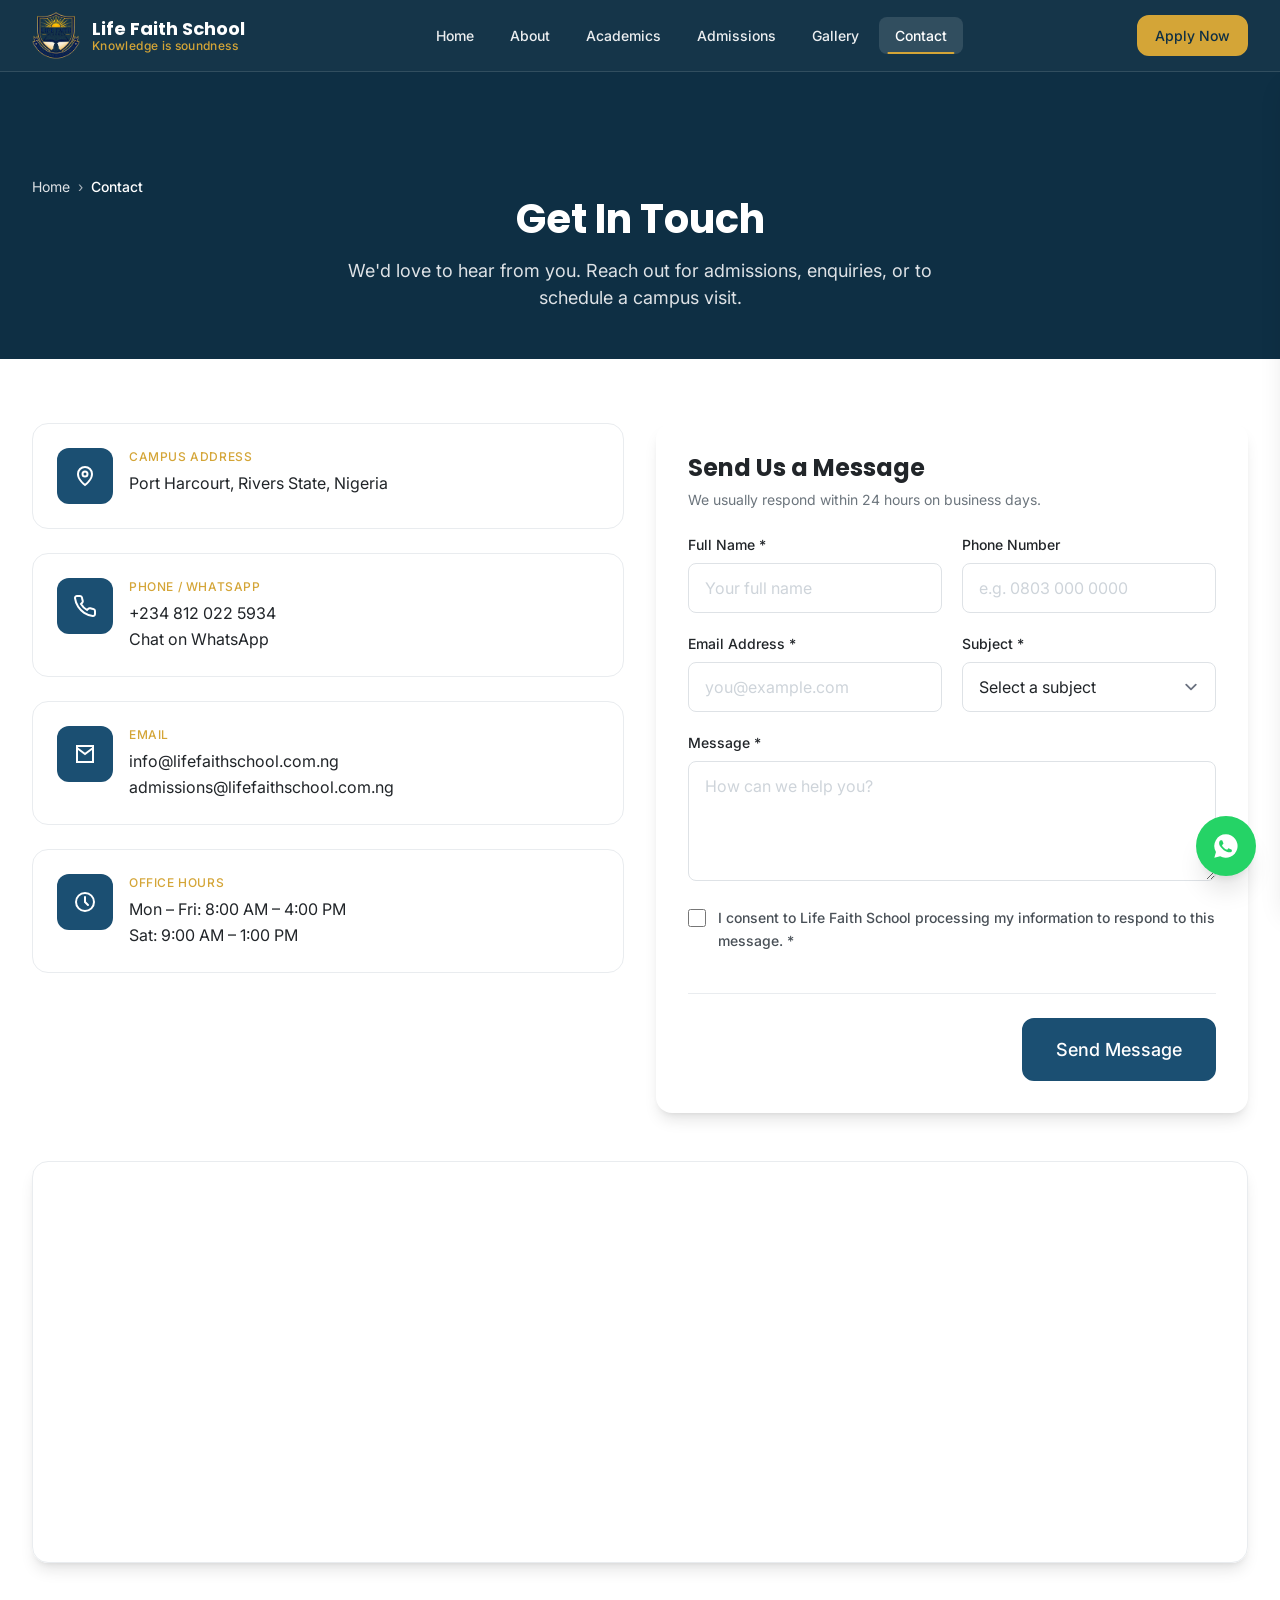
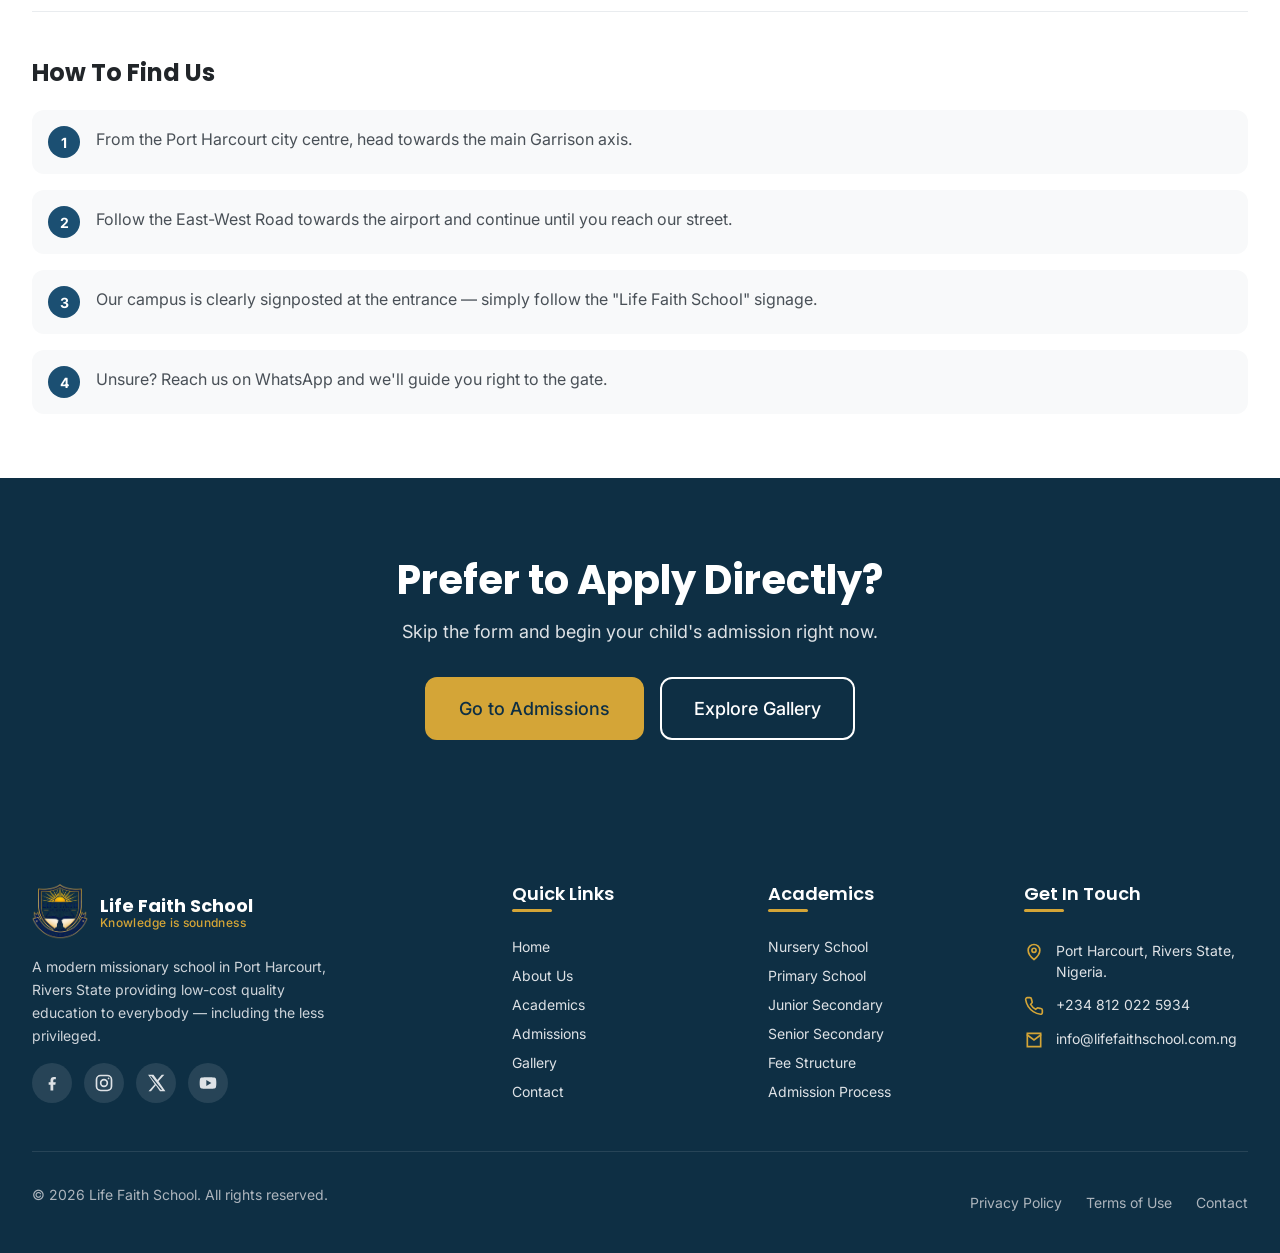
<file: contact.html>
<!DOCTYPE html>
<html lang="en">
<head>
  <meta charset="UTF-8">
  <meta name="viewport" content="width=device-width, initial-scale=1.0">
  <title>Contact Us | Life Faith School, Port Harcourt</title>
  <meta name="description" content="Contact Life Faith School in Port Harcourt, Rivers State. Phone, WhatsApp, email, campus location, office hours and directions.">
  <meta property="og:title" content="Contact Us | Life Faith School">
  <meta property="og:description" content="Get in touch with Life Faith School in Port Harcourt — we'd love to hear from you.">
  <meta property="og:type" content="website">
  <meta property="og:image" content="assets/images/logo/lfs_logo.png">
  <link rel="icon" type="image/png" href="assets/images/logo/lfs_logo.png">

  <link rel="preconnect" href="https://fonts.googleapis.com">
  <link rel="preconnect" href="https://fonts.gstatic.com" crossorigin>
  <link href="https://fonts.googleapis.com/css2?family=Inter:wght@300;400;500;600;700;800&family=Poppins:wght@400;500;600;700;800&display=swap" rel="stylesheet">

  <link rel="stylesheet" href="assets/css/variables.css">
  <link rel="stylesheet" href="assets/css/reset.css">
  <link rel="stylesheet" href="assets/css/base.css">
  <link rel="stylesheet" href="assets/css/layout.css">
  <link rel="stylesheet" href="assets/css/forms.css">
  <link rel="stylesheet" href="assets/css/responsive.css">
</head>
<body>
  <a class="skip-link" href="#main-content">Skip to main content</a>

  <header class="site-header" id="site-header">
    <div class="header-inner">
      <a href="index.html" class="logo" aria-label="Life Faith School Home">
        <img src="assets/images/logo/lfs_logo.png" alt="Life Faith School logo" class="logo-img" width="48" height="48">
        <span class="logo-text">
          <span class="logo-title">Life Faith School</span>
          <span class="logo-tagline">Knowledge is soundness</span>
        </span>
      </a>

      <nav class="main-nav" aria-label="Primary navigation">
        <a href="index.html" class="nav-link">Home</a>
        <a href="about.html" class="nav-link">About</a>
        <a href="academics.html" class="nav-link">Academics</a>
        <a href="admissions.html" class="nav-link">Admissions</a>
        <a href="gallery.html" class="nav-link">Gallery</a>
        <a href="contact.html" class="nav-link active" aria-current="page">Contact</a>
      </nav>

      <div class="header-actions">
        <a href="admissions.html" class="btn btn-primary btn-sm header-cta">Apply Now</a>
        <button class="mobile-menu-btn" aria-label="Open menu" aria-expanded="false" aria-controls="mobile-nav">
          <svg class="menu-open" width="24" height="24" viewBox="0 0 24 24" fill="none" stroke="currentColor" stroke-width="2" stroke-linecap="round">
            <line x1="3" y1="6" x2="21" y2="6"></line>
            <line x1="3" y1="12" x2="21" y2="12"></line>
            <line x1="3" y1="18" x2="21" y2="18"></line>
          </svg>
          <svg class="menu-close" width="24" height="24" viewBox="0 0 24 24" fill="none" stroke="currentColor" stroke-width="2" stroke-linecap="round">
            <line x1="18" y1="6" x2="6" y2="18"></line>
            <line x1="6" y1="6" x2="18" y2="18"></line>
          </svg>
        </button>
      </div>
    </div>
  </header>

  <nav class="mobile-nav" id="mobile-nav" aria-label="Mobile navigation">
    <a href="index.html" class="mobile-nav-link">Home</a>
    <a href="about.html" class="mobile-nav-link">About</a>
    <a href="academics.html" class="mobile-nav-link">Academics</a>
    <a href="admissions.html" class="mobile-nav-link">Admissions</a>
    <a href="gallery.html" class="mobile-nav-link">Gallery</a>
    <a href="contact.html" class="mobile-nav-link active">Contact</a>
    <div class="mobile-nav-cta">
      <a href="admissions.html" class="btn btn-primary w-full">Apply Now</a>
    </div>
  </nav>

  <main id="main-content">
    <header class="page-header">
      <div class="page-header-inner">
        <nav class="breadcrumb" aria-label="Breadcrumb">
          <span class="breadcrumb-item"><a href="index.html" class="breadcrumb-link">Home</a></span>
          <span class="breadcrumb-separator" aria-hidden="true">&rsaquo;</span>
          <span class="breadcrumb-item breadcrumb-current">Contact</span>
        </nav>
        <h1 class="page-title">Get In Touch</h1>
        <p class="page-subtitle">We'd love to hear from you. Reach out for admissions, enquiries, or to schedule a campus visit.</p>
      </div>
    </header>

    <section class="contact-section">
      <div class="container">
        <div class="contact-grid">
          <div class="contact-info">
            <div class="contact-card">
              <div class="contact-icon-wrapper">
                <svg viewBox="0 0 24 24" fill="none" stroke="currentColor" stroke-width="2" stroke-linecap="round"><path d="M12 21s-7-5.2-7-11a7 7 0 0114 0c0 5.8-7 11-7 11z"></path><circle cx="12" cy="10" r="2.5"></circle></svg>
              </div>
              <div class="contact-content">
                <div class="contact-label">Campus Address</div>
                <div class="contact-value">Port Harcourt, Rivers State, Nigeria</div>
              </div>
            </div>

            <div class="contact-card">
              <div class="contact-icon-wrapper">
                <svg viewBox="0 0 24 24" fill="none" stroke="currentColor" stroke-width="2" stroke-linecap="round"><path d="M22 16.9v3a2 2 0 01-2.2 2 19.8 19.8 0 01-8.6-3.1 19.5 19.5 0 01-6-6A19.8 19.8 0 012 4.2 2 2 0 014 2h3a2 2 0 012 1.7c.1 1 .4 2 .7 2.9a2 2 0 01-.5 2.1L8 10a16 16 0 006 6l1.3-1.2a2 2 0 012.1-.5c.9.3 1.9.6 2.9.7a2 2 0 011.7 1.9z"></path></svg>
              </div>
              <div class="contact-content">
                <div class="contact-label">Phone / WhatsApp</div>
                <div class="contact-value">
                  <a href="tel:+2348120225934">+234 812 022 5934</a><br>
                  <a href="https://wa.me/2348120225934" target="_blank" rel="noopener noreferrer">Chat on WhatsApp</a>
                </div>
              </div>
            </div>

            <div class="contact-card">
              <div class="contact-icon-wrapper">
                <svg viewBox="0 0 24 24" fill="none" stroke="currentColor" stroke-width="2" stroke-linecap="round"><path d="M4 4h16v16H4z"></path><path d="M4 6l8 6 8-6"></path></svg>
              </div>
              <div class="contact-content">
                <div class="contact-label">Email</div>
                <div class="contact-value">
                  <a href="mailto:info@lifefaithschool.com.ng">info@lifefaithschool.com.ng</a><br>
                  <a href="mailto:admissions@lifefaithschool.com.ng">admissions@lifefaithschool.com.ng</a>
                </div>
              </div>
            </div>

            <div class="contact-card">
              <div class="contact-icon-wrapper">
                <svg viewBox="0 0 24 24" fill="none" stroke="currentColor" stroke-width="2" stroke-linecap="round"><circle cx="12" cy="12" r="9"></circle><path d="M12 7v5l3 3"></path></svg>
              </div>
              <div class="contact-content">
                <div class="contact-label">Office Hours</div>
                <div class="contact-value">
                  Mon – Fri: 8:00 AM – 4:00 PM<br>
                  Sat: 9:00 AM – 1:00 PM
                </div>
              </div>
            </div>
          </div>

          <div>
            <div class="form-card" style="max-width: none;">
              <h2 style="font-size: var(--text-2xl); margin-bottom: var(--space-2);">Send Us a Message</h2>
              <p style="color: var(--text-tertiary); font-size: var(--text-sm); margin-bottom: var(--space-6);">We usually respond within 24 hours on business days.</p>
              <form class="ajax-form" data-formspree="https://formspree.io/f/xrpbqwkw" action="https://formspree.io/f/xrpbqwkw" method="POST" novalidate>
                <div class="form-message" aria-live="polite"></div>
                <div class="form-row">
                  <div class="form-group">
                    <label class="form-label" for="contact-name">Full Name *</label>
                    <input class="form-input" type="text" id="contact-name" name="name" placeholder="Your full name" required minlength="2">
                  </div>
                  <div class="form-group">
                    <label class="form-label" for="contact-phone">Phone Number</label>
                    <input class="form-input" type="tel" id="contact-phone" name="phone" placeholder="e.g. 0803 000 0000">
                  </div>
                </div>
                <div class="form-row">
                  <div class="form-group">
                    <label class="form-label" for="contact-email">Email Address *</label>
                    <input class="form-input" type="email" id="contact-email" name="email" placeholder="you@example.com" required>
                  </div>
                  <div class="form-group">
                    <label class="form-label" for="contact-subject">Subject *</label>
                    <select class="form-input form-select" id="contact-subject" name="subject" required>
                      <option value="">Select a subject</option>
                      <option value="admissions">Admissions Enquiry</option>
                      <option value="fees">Fees / Payment</option>
                      <option value="visit">Schedule a Visit</option>
                      <option value="general">General Enquiry</option>
                      <option value="feedback">Feedback / Complaint</option>
                    </select>
                  </div>
                </div>
                <div class="form-group">
                  <label class="form-label" for="contact-message">Message *</label>
                  <textarea class="form-input textarea" id="contact-message" name="message" placeholder="How can we help you?" required minlength="10" maxlength="1000"></textarea>
                </div>
                <div class="form-group">
                  <div class="form-check">
                    <input class="form-check-input" type="checkbox" id="contact-consent" name="consent" required>
                    <label class="form-check-label" for="contact-consent">I consent to Life Faith School processing my information to respond to this message. *</label>
                  </div>
                </div>
                <div class="form-actions">
                  <button type="submit" class="btn btn-primary btn-lg">Send Message</button>
                </div>
              </form>
            </div>
          </div>
        </div>

        <div class="map-wrapper mt-12">
          <iframe
            src="https://maps.google.com/maps?q=Port%20Harcourt%2C%20Rivers%20State%2C%20Nigeria&t=&z=13&ie=UTF8&iwloc=&output=embed"
            title="Map showing the location of Life Faith School in Port Harcourt, Rivers State"
            loading="lazy"
            referrerpolicy="no-referrer-when-downgrade"
            allowfullscreen>
          </iframe>
        </div>

        <div class="directions-section">
          <h2 class="directions-title">How To Find Us</h2>
          <div class="directions-list">
            <div class="direction-item">
              <span class="direction-number">1</span>
              <p class="direction-text">From the Port Harcourt city centre, head towards the main Garrison axis.</p>
            </div>
            <div class="direction-item">
              <span class="direction-number">2</span>
              <p class="direction-text">Follow the East-West Road towards the airport and continue until you reach our street.</p>
            </div>
            <div class="direction-item">
              <span class="direction-number">3</span>
              <p class="direction-text">Our campus is clearly signposted at the entrance — simply follow the "Life Faith School" signage.</p>
            </div>
            <div class="direction-item">
              <span class="direction-number">4</span>
              <p class="direction-text">Unsure? Reach us on WhatsApp and we'll guide you right to the gate.</p>
            </div>
          </div>
        </div>
      </div>
    </section>

    <section class="cta-section">
      <div class="container">
        <h2 class="cta-title">Prefer to Apply Directly?</h2>
        <p class="cta-text">Skip the form and begin your child's admission right now.</p>
        <div class="cta-actions">
          <a href="admissions.html" class="btn btn-primary btn-lg">Go to Admissions</a>
          <a href="gallery.html" class="btn btn-outline btn-lg">Explore Gallery</a>
        </div>
      </div>
    </section>
  </main>

  <footer class="site-footer">
    <div class="container">
      <div class="footer-grid">
        <div class="footer-brand">
          <div class="footer-logo">
            <img src="assets/images/logo/lfs_logo.png" alt="Life Faith School logo" class="footer-logo-img" width="56" height="56">
            <span class="logo-text">
              <span class="logo-title" style="color:#fff;">Life Faith School</span>
              <span class="logo-tagline">Knowledge is soundness</span>
            </span>
          </div>
          <p class="footer-tagline">A modern missionary school in Port Harcourt, Rivers State providing low-cost quality education to everybody — including the less privileged.</p>
          <div class="footer-social">
            <a href="#" class="social-link" aria-label="Facebook">
              <svg viewBox="0 0 24 24" fill="currentColor"><path d="M13.5 21v-7h2.5l.5-3h-3V9.1c0-.9.3-1.6 1.7-1.6h1.4V4.8c-.3 0-1.3-.1-2.4-.1-2.4 0-4 1.4-4 4.1V11H8v3h2.2v7h3.3z"></path></svg>
            </a>
            <a href="#" class="social-link" aria-label="Instagram">
              <svg viewBox="0 0 24 24" fill="none" stroke="currentColor" stroke-width="2" stroke-linecap="round"><rect x="3" y="3" width="18" height="18" rx="5"></rect><circle cx="12" cy="12" r="4"></circle><circle cx="17.5" cy="6.5" r="1" fill="currentColor" stroke="none"></circle></svg>
            </a>
            <a href="#" class="social-link" aria-label="X / Twitter">
              <svg viewBox="0 0 24 24" fill="currentColor"><path d="M18.9 2H22l-7 8 8.3 12h-6.5l-5-7.4L6 22H3l7.5-8.6L2.5 2H9l4.5 6.5L18.9 2zm-1.2 18h1.8L6.6 3.9H4.7L17.7 20z"></path></svg>
            </a>
            <a href="#" class="social-link" aria-label="YouTube">
              <svg viewBox="0 0 24 24" fill="currentColor"><path d="M21.6 7.2a2.5 2.5 0 00-1.8-1.8C18.3 5 12 5 12 5s-6.3 0-7.8.4A2.5 2.5 0 002.4 7.2 26 26 0 002 12a26 26 0 00.4 4.8 2.5 2.5 0 001.8 1.8C5.7 19 12 19 12 19s6.3 0 7.8-.4a2.5 2.5 0 001.8-1.8A26 26 0 0022 12a26 26 0 00-.4-4.8zM10 15.5v-7l6 3.5-6 3.5z"></path></svg>
            </a>
          </div>
        </div>

        <nav class="footer-links" aria-label="Footer quick links">
          <h3 class="footer-title">Quick Links</h3>
          <a href="index.html" class="footer-link">Home</a>
          <a href="about.html" class="footer-link">About Us</a>
          <a href="academics.html" class="footer-link">Academics</a>
          <a href="admissions.html" class="footer-link">Admissions</a>
          <a href="gallery.html" class="footer-link">Gallery</a>
          <a href="contact.html" class="footer-link">Contact</a>
        </nav>

        <nav class="footer-links" aria-label="Footer academics links">
          <h3 class="footer-title">Academics</h3>
          <a href="academics.html" class="footer-link">Nursery School</a>
          <a href="academics.html" class="footer-link">Primary School</a>
          <a href="academics.html" class="footer-link">Junior Secondary</a>
          <a href="academics.html" class="footer-link">Senior Secondary</a>
          <a href="admissions.html" class="footer-link">Fee Structure</a>
          <a href="admissions.html" class="footer-link">Admission Process</a>
        </nav>

        <div class="footer-contact">
          <h3 class="footer-title">Get In Touch</h3>
          <div class="contact-item">
            <svg class="contact-icon" viewBox="0 0 24 24" fill="none" stroke="currentColor" stroke-width="2" stroke-linecap="round"><path d="M12 21s-7-5.2-7-11a7 7 0 0114 0c0 5.8-7 11-7 11z"></path><circle cx="12" cy="10" r="2.5"></circle></svg>
            <span>Port Harcourt, Rivers State, Nigeria.</span>
          </div>
          <div class="contact-item">
            <svg class="contact-icon" viewBox="0 0 24 24" fill="none" stroke="currentColor" stroke-width="2" stroke-linecap="round"><path d="M22 16.9v3a2 2 0 01-2.2 2 19.8 19.8 0 01-8.6-3.1 19.5 19.5 0 01-6-6A19.8 19.8 0 012 4.2 2 2 0 014 2h3a2 2 0 012 1.7c.1 1 .4 2 .7 2.9a2 2 0 01-.5 2.1L8 10a16 16 0 006 6l1.3-1.2a2 2 0 012.1-.5c.9.3 1.9.6 2.9.7a2 2 0 011.7 1.9z"></path></svg>
            <a href="tel:+2348120225934">+234 812 022 5934</a>
          </div>
          <div class="contact-item">
            <svg class="contact-icon" viewBox="0 0 24 24" fill="none" stroke="currentColor" stroke-width="2" stroke-linecap="round"><path d="M4 4h16v16H4z"></path><path d="M4 6l8 6 8-6"></path></svg>
            <a href="mailto:info@lifefaithschool.com.ng">info@lifefaithschool.com.ng</a>
          </div>
        </div>
      </div>

      <div class="footer-bottom">
        <p class="footer-copyright">&copy; <span class="current-year">2026</span> Life Faith School. All rights reserved.</p>
        <nav class="footer-legal" aria-label="Legal">
          <a href="#">Privacy Policy</a>
          <a href="#">Terms of Use</a>
          <a href="contact.html">Contact</a>
        </nav>
      </div>
    </div>
  </footer>

  <a href="https://wa.me/2348120225934?text=Hello%20Life%20Faith%20School%2C%20I%20would%20like%20to%20inquire%20about%20admissions." class="whatsapp-float" target="_blank" rel="noopener noreferrer" aria-label="Chat with us on WhatsApp">
    <svg viewBox="0 0 24 24" fill="currentColor"><path d="M12 2a10 10 0 00-8.6 15.1L2 22l5-1.3A10 10 0 1012 2zm5.2 14.2c-.2.6-1.2 1.1-1.7 1.2-.5 0-1 .2-3.4-.7-2.9-1.1-4.7-4-4.9-4.2-.1-.2-1.1-1.5-1.1-2.9s.7-2 1-2.3c.2-.3.5-.3.7-.3h.5c.2 0 .4 0 .6.5l.8 2c.1.2.1.4 0 .5l-.4.6-.5.5c-.1.1-.3.3-.1.6.2.3.7 1.2 1.6 2 1.1 1 2 1.3 2.3 1.4.3.1.5.1.6-.1l.7-.8c.2-.3.4-.2.7-.1l1.9.9c.3.1.5.2.5.4.1.1.1.5-.2 1.1z"></path></svg>
    <span class="whatsapp-tooltip">Chat with us on WhatsApp</span>
  </a>

  <script src="assets/js/utils.js" defer></script>
  <script src="assets/js/navigation.js" defer></script>
  <script src="assets/js/forms.js" defer></script>
  <script src="assets/js/whatsapp-float.js" defer></script>
  <script src="assets/js/main.js" defer></script>
</body>
</html>
</file>
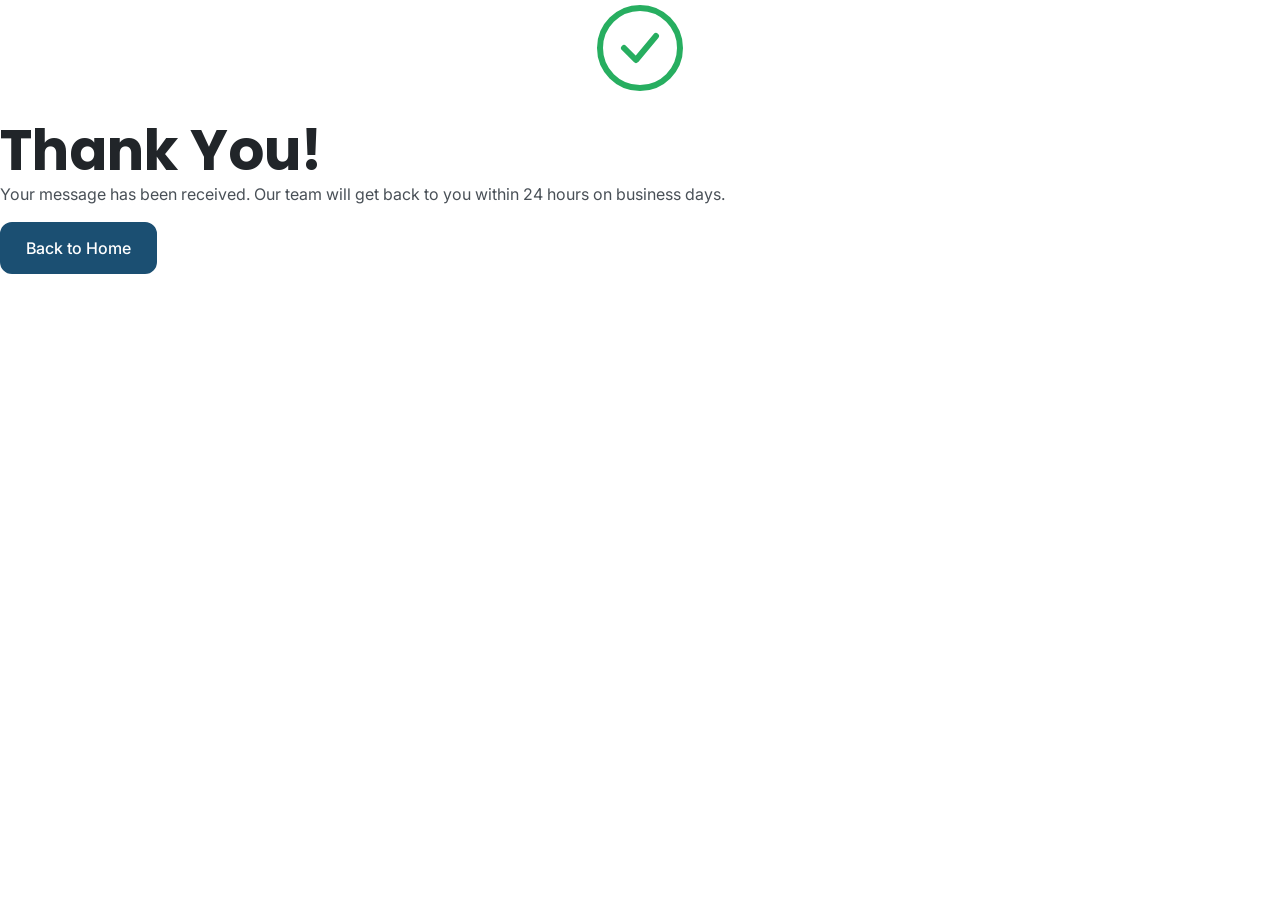
<file: thanks.html>
<!DOCTYPE html>
<html lang="en">
<head>
  <meta charset="UTF-8">
  <meta name="viewport" content="width=device-width, initial-scale=1.0">
  <title>Thank You | Life Faith School</title>
  <meta name="description" content="Thank you for contacting Life Faith School.">
  <meta name="robots" content="noindex">
  <link rel="icon" type="image/png" href="assets/images/logo/lfs_logo.png">

  <link rel="preconnect" href="https://fonts.googleapis.com">
  <link rel="preconnect" href="https://fonts.gstatic.com" crossorigin>
  <link href="https://fonts.googleapis.com/css2?family=Inter:wght@300;400;500;600;700;800&family=Poppins:wght@400;500;600;700;800&display=swap" rel="stylesheet">

  <link rel="stylesheet" href="assets/css/variables.css">
  <link rel="stylesheet" href="assets/css/reset.css">
  <link rel="stylesheet" href="assets/css/base.css">
  <link rel="stylesheet" href="assets/css/layout.css">
  <link rel="stylesheet" href="assets/css/responsive.css">
</head>
<body>
  <main class="not-found" id="main-content">
    <div>
      <svg width="96" height="96" viewBox="0 0 24 24" fill="none" stroke="#27AE60" stroke-width="1.5" stroke-linecap="round" stroke-linejoin="round" style="margin: 0 auto var(--space-6);">
        <circle cx="12" cy="12" r="10"></circle>
        <path d="M8 12l3 3 5-6"></path>
      </svg>
      <h1 class="not-found-title" style="color: var(--text-primary);">Thank You!</h1>
      <p class="not-found-text">
        Your message has been received. Our team will get back to you within 24 hours on business days.
      </p>
      <a href="index.html" class="btn btn-primary">Back to Home</a>
    </div>
  </main>

  <script>
    setTimeout(function() {
      window.location.href = 'index.html';
    }, 8000);
  </script>
</body>
</html>
</file>
<file: assets/css/variables.css>
:root {
  --color-primary: #1B4F72;
  --color-primary-light: #2E86C1;
  --color-primary-dark: #0E2F44;
  --color-primary-rgb: 27, 79, 114;

  --color-secondary: #D4A537;
  --color-secondary-light: #F4D03F;
  --color-secondary-dark: #B7950B;
  --color-secondary-rgb: 212, 165, 55;

  --color-success: #27AE60;
  --color-success-light: #2ECC71;
  --color-success-dark: #1E8449;
  --color-success-rgb: 39, 174, 96;

  --color-warning: #F39C12;
  --color-error: #E74C3C;
  --color-error-light: #EC7063;
  --color-error-dark: #C0392B;
  --color-error-rgb: 231, 76, 60;

  --color-white: #FFFFFF;
  --color-gray-50: #F8F9FA;
  --color-gray-100: #F1F3F5;
  --color-gray-200: #E9ECEF;
  --color-gray-300: #DEE2E6;
  --color-gray-400: #CED4DA;
  --color-gray-500: #ADB5BD;
  --color-gray-600: #6C757D;
  --color-gray-700: #495057;
  --color-gray-800: #343A40;
  --color-gray-900: #212529;
  --color-black: #1A1A2E;

  --bg-primary: var(--color-white);
  --bg-secondary: var(--color-gray-50);
  --bg-tertiary: var(--color-gray-100);
  --bg-dark: var(--color-primary-dark);
  --bg-card: var(--color-white);
  --bg-overlay: rgba(27, 79, 114, 0.85);

  --text-primary: var(--color-gray-900);
  --text-secondary: var(--color-gray-700);
  --text-tertiary: var(--color-gray-600);
  --text-inverse: var(--color-white);
  --text-link: var(--color-primary);
  --text-link-hover: var(--color-primary-dark);

  --font-heading: 'Poppins', 'Inter', system-ui, -apple-system, BlinkMacSystemFont, 'Segoe UI', sans-serif;
  --font-body: 'Inter', 'Roboto', system-ui, -apple-system, BlinkMacSystemFont, 'Segoe UI', sans-serif;
  --font-mono: 'JetBrains Mono', 'Fira Code', monospace;

  --text-xs: 0.75rem;
  --text-sm: 0.875rem;
  --text-base: 1rem;
  --text-lg: 1.125rem;
  --text-xl: 1.25rem;
  --text-2xl: 1.5rem;
  --text-3xl: 2rem;
  --text-4xl: 2.5rem;
  --text-5xl: 3.5rem;
  --text-6xl: 4.5rem;

  --leading-none: 1;
  --leading-tight: 1.1;
  --leading-snug: 1.375;
  --leading-normal: 1.5;
  --leading-relaxed: 1.625;
  --leading-loose: 2;

  --font-light: 300;
  --font-normal: 400;
  --font-medium: 500;
  --font-semibold: 600;
  --font-bold: 700;
  --font-extrabold: 800;

  --space-0: 0;
  --space-1: 0.25rem;
  --space-2: 0.5rem;
  --space-3: 0.75rem;
  --space-4: 1rem;
  --space-5: 1.25rem;
  --space-6: 1.5rem;
  --space-8: 2rem;
  --space-10: 2.5rem;
  --space-12: 3rem;
  --space-16: 4rem;
  --space-20: 5rem;
  --space-24: 6rem;
  --space-32: 8rem;

  --container-sm: 640px;
  --container-md: 768px;
  --container-lg: 1024px;
  --container-xl: 1280px;
  --container-2xl: 1536px;
  --container-full: 100%;

  --radius-none: 0;
  --radius-sm: 0.25rem;
  --radius-md: 0.5rem;
  --radius-lg: 0.75rem;
  --radius-xl: 1rem;
  --radius-2xl: 1.5rem;
  --radius-full: 9999px;

  --shadow-sm: 0 1px 2px 0 rgba(0, 0, 0, 0.05);
  --shadow-md: 0 4px 6px -1px rgba(0, 0, 0, 0.1), 0 2px 4px -2px rgba(0, 0, 0, 0.1);
  --shadow-lg: 0 10px 15px -3px rgba(0, 0, 0, 0.1), 0 4px 6px -4px rgba(0, 0, 0, 0.1);
  --shadow-xl: 0 20px 25px -5px rgba(0, 0, 0, 0.1), 0 8px 10px -6px rgba(0, 0, 0, 0.1);
  --shadow-2xl: 0 25px 50px -12px rgba(0, 0, 0, 0.25);
  --shadow-inner: inset 0 2px 4px 0 rgba(0, 0, 0, 0.06);
  --shadow-focus: 0 0 0 3px rgba(27, 79, 114, 0.4);

  --transition-fast: 150ms ease;
  --transition-normal: 250ms ease;
  --transition-slow: 350ms ease;
  --transition-bounce: 400ms cubic-bezier(0.68, -0.55, 0.265, 1.55);

  --z-index-dropdown: 100;
  --z-index-sticky: 200;
  --z-index-fixed: 300;
  --z-index-modal-backdrop: 400;
  --z-index-modal: 500;
  --z-index-popover: 600;
  --z-index-tooltip: 700;
  --z-index-toast: 800;

  --header-height: 4.5rem;
  --header-height-mobile: 4rem;

  --sidebar-width: 16rem;
  --sidebar-collapsed-width: 4rem;

  --focus-ring: 0 0 0 3px rgba(27, 79, 114, 0.4);
  --focus-ring-offset: 2px;
}

@media (prefers-color-scheme: dark) {
  :root {
    --bg-primary: var(--color-gray-900);
    --bg-secondary: var(--color-gray-800);
    --bg-tertiary: var(--color-gray-700);
    --bg-card: var(--color-gray-800);
    --text-primary: var(--color-gray-50);
    --text-secondary: var(--color-gray-300);
    --text-tertiary: var(--color-gray-400);
  }
}

@media (prefers-reduced-motion: reduce) {
  :root {
    --transition-fast: 0ms;
    --transition-normal: 0ms;
    --transition-slow: 0ms;
    --transition-bounce: 0ms;
  }

  *,
  *::before,
  *::after {
    animation-duration: 0.01ms !important;
    animation-iteration-count: 1 !important;
    transition-duration: 0.01ms !important;
    scroll-behavior: auto !important;
  }
}
</file>
<file: assets/css/base.css>
.btn {
  display: inline-flex;
  align-items: center;
  justify-content: center;
  gap: var(--space-2);
  font-weight: var(--font-medium);
  border-radius: var(--radius-lg);
  padding: var(--space-3) var(--space-6);
  font-size: var(--text-base);
  line-height: var(--leading-normal);
  transition: all var(--transition-fast);
  border: 2px solid transparent;
  white-space: nowrap;
  text-decoration: none;
}

.btn:focus-visible {
  outline: none;
  box-shadow: var(--focus-ring);
}

.btn:disabled {
  opacity: 0.6;
  cursor: not-allowed;
}

.btn-sm {
  padding: var(--space-2) var(--space-4);
  font-size: var(--text-sm);
}

.btn-lg {
  padding: var(--space-4) var(--space-8);
  font-size: var(--text-lg);
}

.btn-xl {
  padding: var(--space-5) var(--space-10);
  font-size: var(--text-xl);
}

.btn-primary {
  background-color: var(--color-primary);
  color: var(--color-white);
  border-color: var(--color-primary);
}

.btn-primary:hover:not(:disabled) {
  background-color: var(--color-primary-dark);
  border-color: var(--color-primary-dark);
  color: var(--color-white);
  text-decoration: none;
}

.btn-primary:active:not(:disabled) {
  background-color: var(--color-primary-dark);
  transform: scale(0.98);
}

.btn-secondary {
  background-color: var(--color-secondary);
  color: var(--color-primary-dark);
  border-color: var(--color-secondary);
}

.btn-secondary:hover:not(:disabled) {
  background-color: var(--color-secondary-dark);
  border-color: var(--color-secondary-dark);
  color: var(--color-primary-dark);
  text-decoration: none;
}

.btn-outline {
  background-color: transparent;
  border-color: var(--color-primary);
  color: var(--color-primary);
}

.btn-outline:hover:not(:disabled) {
  background-color: var(--color-primary);
  color: var(--color-white);
  text-decoration: none;
}

.btn-outline-secondary {
  background-color: transparent;
  border-color: var(--color-secondary);
  color: var(--color-secondary);
}

.btn-outline-secondary:hover:not(:disabled) {
  background-color: var(--color-secondary);
  color: var(--color-primary-dark);
  text-decoration: none;
}

.btn-outline-light {
  background-color: rgba(255, 255, 255, 0.08);
  border-color: var(--color-white);
  color: var(--color-white);
}

.btn-outline-light:hover:not(:disabled) {
  background-color: var(--color-white);
  border-color: var(--color-white);
  color: var(--color-primary-dark);
  text-decoration: none;
}

.btn-ghost {
  background-color: transparent;
  color: var(--text-primary);
}

.btn-ghost:hover:not(:disabled) {
  background-color: var(--bg-tertiary);
  text-decoration: none;
}

.btn-link {
  background-color: transparent;
  color: var(--text-link);
  padding: var(--space-1) 0;
  border: none;
}

.btn-link:hover:not(:disabled) {
  text-decoration: underline;
  color: var(--text-link-hover);
}

.card {
  background: var(--bg-card);
  border-radius: var(--radius-xl);
  box-shadow: var(--shadow-md);
  overflow: hidden;
  transition: box-shadow var(--transition-normal), transform var(--transition-normal);
}

.card:hover {
  box-shadow: var(--shadow-xl);
  transform: translateY(-4px);
}

.card-header {
  padding: var(--space-6);
  border-bottom: 1px solid var(--color-gray-200);
}

.card-body {
  padding: var(--space-6);
}

.card-footer {
  padding: var(--space-4) var(--space-6);
  border-top: 1px solid var(--color-gray-200);
  background: var(--bg-secondary);
}

.badge {
  display: inline-flex;
  align-items: center;
  padding: var(--space-1) var(--space-3);
  font-size: var(--text-xs);
  font-weight: var(--font-medium);
  border-radius: var(--radius-full);
  line-height: 1;
}

.badge-primary {
  background-color: rgba(var(--color-primary-rgb), 0.1);
  color: var(--color-primary);
}

.badge-secondary {
  background-color: rgba(var(--color-secondary-rgb), 0.1);
  color: var(--color-secondary);
}

.badge-success {
  background-color: rgba(var(--color-success-rgb), 0.1);
  color: var(--color-success);
}

.badge-warning {
  background-color: rgba(243, 156, 18, 0.1);
  color: var(--color-warning);
}

.badge-error {
  background-color: rgba(var(--color-error-rgb), 0.1);
  color: var(--color-error);
}

.alert {
  padding: var(--space-4) var(--space-5);
  border-radius: var(--radius-lg);
  display: flex;
  align-items: flex-start;
  gap: var(--space-3);
}

.alert-icon {
  flex-shrink: 0;
  width: 1.25rem;
  height: 1.25rem;
  margin-top: 0.125rem;
}

.alert-content {
  flex: 1;
}

.alert-title {
  font-weight: var(--font-semibold);
  margin-bottom: var(--space-1);
}

.alert-message {
  font-size: var(--text-sm);
  margin-bottom: 0;
}

.alert-success {
  background-color: rgba(var(--color-success-rgb), 0.1);
  border: 1px solid rgba(var(--color-success-rgb), 0.2);
  color: var(--color-success-dark);
}

.alert-error {
  background-color: rgba(var(--color-error-rgb), 0.1);
  border: 1px solid rgba(var(--color-error-rgb), 0.2);
  color: var(--color-error-dark);
}

.alert-warning {
  background-color: rgba(243, 156, 18, 0.1);
  border: 1px solid rgba(243, 156, 18, 0.2);
  color: #9A6B00;
}

.alert-info {
  background-color: rgba(var(--color-primary-rgb), 0.1);
  border: 1px solid rgba(var(--color-primary-rgb), 0.2);
  color: var(--color-primary-dark);
}

.form-group {
  margin-bottom: var(--space-5);
}

.form-label {
  display: block;
  font-weight: var(--font-medium);
  margin-bottom: var(--space-2);
  color: var(--text-primary);
  font-size: var(--text-sm);
}

.form-input {
  width: 100%;
  padding: var(--space-3) var(--space-4);
  font-size: var(--text-base);
  border: 1px solid var(--color-gray-300);
  border-radius: var(--radius-md);
  background: var(--bg-primary);
  color: var(--text-primary);
  transition: border-color var(--transition-fast), box-shadow var(--transition-fast);
}

.form-input:focus {
  outline: none;
  border-color: var(--color-primary);
  box-shadow: var(--focus-ring);
}

.form-input::placeholder {
  color: var(--color-gray-400);
}

.form-input:disabled {
  background: var(--bg-secondary);
  cursor: not-allowed;
}

.form-input.error {
  border-color: var(--color-error);
}

.form-input.error:focus {
  box-shadow: 0 0 0 3px rgba(231, 76, 60, 0.4);
}

.form-error {
  display: block;
  color: var(--color-error);
  font-size: var(--text-sm);
  margin-top: var(--space-1);
}

.form-hint {
  display: block;
  color: var(--text-tertiary);
  font-size: var(--text-sm);
  margin-top: var(--space-1);
}

.form-row {
  display: grid;
  gap: var(--space-4);
}

@media (min-width: 640px) {
  .form-row {
    grid-template-columns: 1fr 1fr;
  }
}

.form-check {
  display: flex;
  align-items: flex-start;
  gap: var(--space-3);
}

.form-check-input {
  flex-shrink: 0;
  width: 1.125rem;
  height: 1.125rem;
  margin-top: 0.125rem;
  accent-color: var(--color-primary);
  border-radius: var(--radius-sm);
}

.form-check-label {
  font-size: var(--text-sm);
  color: var(--text-secondary);
  cursor: pointer;
  line-height: var(--leading-relaxed);
}

.form-select {
  appearance: none;
  background-image: url("data:image/svg+xml,%3csvg xmlns='http://www.w3.org/2000/svg' fill='none' viewBox='0 0 20 20'%3e%3cpath stroke='%236b7280' stroke-linecap='round' stroke-linejoin='round' stroke-width='1.5' d='M6 8l4 4 4-4'/%3e%3c/svg%3e");
  background-position: right var(--space-3) center;
  background-repeat: no-repeat;
  background-size: 1.5rem 1.5rem;
  padding-right: var(--space-10);
}

.textarea {
  min-height: 120px;
  resize: vertical;
}

.input-group {
  display: flex;
}

.input-group .form-input {
  border-radius: 0;
  border-right: none;
}

.input-group .form-input:first-child {
  border-top-left-radius: var(--radius-md);
  border-bottom-left-radius: var(--radius-md);
}

.input-group .btn {
  border-radius: 0;
  border-top-right-radius: var(--radius-md);
  border-bottom-right-radius: var(--radius-md);
}

.grid {
  display: grid;
  gap: var(--space-6);
}

.grid-cols-1 { grid-template-columns: repeat(1, 1fr); }
.grid-cols-2 { grid-template-columns: repeat(2, 1fr); }
.grid-cols-3 { grid-template-columns: repeat(3, 1fr); }
.grid-cols-4 { grid-template-columns: repeat(4, 1fr); }

@media (max-width: 1024px) {
  .grid-cols-4 { grid-template-columns: repeat(2, 1fr); }
  .grid-cols-3 { grid-template-columns: repeat(2, 1fr); }
}

@media (max-width: 768px) {
  .grid-cols-4,
  .grid-cols-3,
  .grid-cols-2 { grid-template-columns: 1fr; }
}

.flex {
  display: flex;
}

.flex-col { flex-direction: column; }
.flex-wrap { flex-wrap: wrap; }
.items-center { align-items: center; }
.items-start { align-items: flex-start; }
.items-end { align-items: flex-end; }
.justify-center { justify-content: center; }
.justify-between { justify-content: space-between; }
.justify-end { justify-content: flex-end; }
.gap-1 { gap: var(--space-1); }
.gap-2 { gap: var(--space-2); }
.gap-3 { gap: var(--space-3); }
.gap-4 { gap: var(--space-4); }
.gap-6 { gap: var(--space-6); }
.gap-8 { gap: var(--space-8); }

.w-full { width: 100%; }
.h-full { height: 100%; }

.relative { position: relative; }
.absolute { position: absolute; }
.fixed { position: fixed; }
.sticky { position: sticky; }

.top-0 { top: 0; }
.right-0 { right: 0; }
.bottom-0 { bottom: 0; }
.left-0 { left: 0; }

.z-10 { z-index: 10; }
.z-20 { z-index: 20; }
.z-30 { z-index: 30; }
.z-40 { z-index: 40; }
.z-50 { z-index: 50; }

.overflow-hidden { overflow: hidden; }
.overflow-auto { overflow: auto; }
.overflow-x-auto { overflow-x: auto; }

.rounded { border-radius: var(--radius-md); }
.rounded-lg { border-radius: var(--radius-lg); }
.rounded-xl { border-radius: var(--radius-xl); }
.rounded-full { border-radius: var(--radius-full); }

.shadow { box-shadow: var(--shadow-md); }
.shadow-lg { box-shadow: var(--shadow-lg); }
.shadow-xl { box-shadow: var(--shadow-xl); }

.bg-primary { background-color: var(--bg-primary); }
.bg-secondary { background-color: var(--bg-secondary); }
.bg-tertiary { background-color: var(--bg-tertiary); }
.bg-dark { background-color: var(--bg-dark); }
.bg-white { background-color: var(--color-white); }

.text-primary { color: var(--text-primary); }
.text-secondary { color: var(--text-secondary); }
.text-tertiary { color: var(--text-tertiary); }
.text-white { color: var(--color-white); }
.text-accent { color: var(--color-primary); }
.text-gold { color: var(--color-secondary); }

.font-heading { font-family: var(--font-heading); }
.font-body { font-family: var(--font-body); }
.font-bold { font-weight: var(--font-bold); }
.font-semibold { font-weight: var(--font-semibold); }
.font-medium { font-weight: var(--font-medium); }
.font-normal { font-weight: var(--font-normal); }

.leading-tight { line-height: var(--leading-tight); }
.leading-normal { line-height: var(--leading-normal); }
.leading-relaxed { line-height: var(--leading-relaxed); }

.m-0 { margin: 0; }
.m-auto { margin: auto; }
.mt-auto { margin-top: auto; }
.mb-auto { margin-bottom: auto; }
.mx-auto { margin-left: auto; margin-right: auto; }
.my-auto { margin-top: auto; margin-bottom: auto; }

.p-0 { padding: 0; }
.px-4 { padding-left: var(--space-4); padding-right: var(--space-4); }
.py-4 { padding-top: var(--space-4); padding-bottom: var(--space-4); }
.p-4 { padding: var(--space-4); }
.p-6 { padding: var(--space-6); }
.p-8 { padding: var(--space-8); }

.mt-1 { margin-top: var(--space-1); }
.mt-2 { margin-top: var(--space-2); }
.mt-3 { margin-top: var(--space-3); }
.mt-4 { margin-top: var(--space-4); }
.mt-6 { margin-top: var(--space-6); }
.mt-8 { margin-top: var(--space-8); }
.mt-12 { margin-top: var(--space-12); }
.mt-16 { margin-top: var(--space-16); }

.mb-1 { margin-bottom: var(--space-1); }
.mb-2 { margin-bottom: var(--space-2); }
.mb-3 { margin-bottom: var(--space-3); }
.mb-4 { margin-bottom: var(--space-4); }
.mb-6 { margin-bottom: var(--space-6); }
.mb-8 { margin-bottom: var(--space-8); }
.mb-12 { margin-bottom: var(--space-12); }
.mb-16 { margin-bottom: var(--space-16); }

.block { display: block; }
.inline-block { display: inline-block; }
.inline-flex { display: inline-flex; }
.hidden { display: none; }

@media (max-width: 768px) {
  .mobile-hidden { display: none !important; }
  .mobile-block { display: block !important; }
  .mobile-flex { display: flex !important; }
  .mobile-grid { display: grid !important; }
}

@media (min-width: 769px) {
  .desktop-hidden { display: none !important; }
}

.truncate {
  overflow: hidden;
  text-overflow: ellipsis;
  white-space: nowrap;
}

.whitespace-nowrap { white-space: nowrap; }

.object-cover { object-fit: cover; }
.object-contain { object-fit: contain; }

.aspect-square { aspect-ratio: 1 / 1; }
.aspect-video { aspect-ratio: 16 / 9; }
.aspect-photo { aspect-ratio: 4 / 3; }

.transition { transition: all var(--transition-normal); }
.transition-fast { transition: all var(--transition-fast); }
.transition-slow { transition: all var(--transition-slow); }

.transform { transform: translateZ(0); }
.hover-scale:hover { transform: scale(1.02); }
.hover-lift:hover { transform: translateY(-4px); }

.animate-fade-in {
  animation: fadeIn var(--transition-normal) ease-out;
}

.animate-slide-up {
  animation: slideUp var(--transition-slow) ease-out;
}

.animate-slide-down {
  animation: slideDown var(--transition-slow) ease-out;
}

@keyframes fadeIn {
  from { opacity: 0; }
  to { opacity: 1; }
}

@keyframes slideUp {
  from {
    opacity: 0;
    transform: translateY(20px);
  }
  to {
    opacity: 1;
    transform: translateY(0);
  }
}

@keyframes slideDown {
  from {
    opacity: 0;
    transform: translateY(-20px);
  }
  to {
    opacity: 1;
    transform: translateY(0);
  }
}

@keyframes spin {
  to { transform: rotate(360deg); }
}

.animate-spin {
  animation: spin 1s linear infinite;
}

@keyframes pulse {
  0%, 100% { opacity: 1; }
  50% { opacity: 0.5; }
}

.animate-pulse {
  animation: pulse 2s cubic-bezier(0.4, 0, 0.6, 1) infinite;
}
</file>
<file: assets/css/layout.css>
.site-header {
  position: fixed;
  top: 0;
  left: 0;
  right: 0;
  height: var(--header-height);
  background: rgba(14, 47, 68, 0.97);
  backdrop-filter: blur(10px);
  border-bottom: 1px solid rgba(255, 255, 255, 0.12);
  z-index: var(--z-index-fixed);
  transition: box-shadow var(--transition-normal), height var(--transition-normal);
}

.site-header.scrolled {
  box-shadow: var(--shadow-md);
  height: var(--header-height);
}

@media (max-width: 768px) {
  .site-header {
    height: var(--header-height-mobile);
  }
}

.header-inner {
  display: flex;
  align-items: center;
  justify-content: space-between;
  height: 100%;
  max-width: var(--container-xl);
  margin: 0 auto;
  padding: 0 var(--space-4);
}

@media (min-width: 640px) {
  .header-inner {
    padding: 0 var(--space-6);
  }
}

@media (min-width: 1024px) {
  .header-inner {
    padding: 0 var(--space-8);
  }
}

.logo {
  display: flex;
  align-items: center;
  gap: var(--space-3);
  text-decoration: none;
  color: var(--color-white);
  flex-shrink: 0;
}

.logo:hover {
  text-decoration: none;
  color: var(--color-white);
}

.logo-img {
  width: 48px;
  height: 48px;
  object-fit: contain;
}

.logo-text {
  display: none;
  flex-direction: column;
  line-height: 1.1;
}

@media (min-width: 768px) {
  .logo-text {
    display: flex;
  }
}

.logo-title {
  font-family: var(--font-heading);
  font-weight: var(--font-bold);
  font-size: var(--text-lg);
  color: var(--color-white);
}

.logo-tagline {
  font-size: var(--text-xs);
  color: var(--color-secondary);
  font-weight: var(--font-medium);
  letter-spacing: 0.03em;
}

.main-nav {
  display: none;
  align-items: center;
  gap: var(--space-1);
}

@media (min-width: 768px) {
  .main-nav {
    display: flex;
  }
}

.nav-link {
  display: flex;
  align-items: center;
  gap: var(--space-2);
  padding: var(--space-2) var(--space-4);
  font-size: var(--text-sm);
  font-weight: var(--font-medium);
  color: rgba(255, 255, 255, 0.92);
  border-radius: var(--radius-md);
  transition: all var(--transition-fast);
  text-decoration: none;
  position: relative;
}

.nav-link:hover,
.nav-link.active {
  color: var(--color-white);
  background: rgba(255, 255, 255, 0.12);
  text-decoration: none;
}

.nav-link::after {
  content: '';
  position: absolute;
  bottom: 0;
  left: 50%;
  width: 0;
  height: 2px;
  background: var(--color-secondary);
  transition: all var(--transition-normal);
  transform: translateX(-50%);
  border-radius: 2px;
}

.nav-link:hover::after,
.nav-link.active::after {
  width: 80%;
}

.nav-link.has-dropdown {
  padding-right: var(--space-8);
}

.nav-dropdown {
  position: absolute;
  top: 100%;
  left: 0;
  min-width: 200px;
  background: var(--bg-primary);
  border: 1px solid var(--color-gray-200);
  border-radius: var(--radius-lg);
  box-shadow: var(--shadow-xl);
  padding: var(--space-3);
  opacity: 0;
  visibility: hidden;
  transform: translateY(-8px);
  transition: all var(--transition-normal);
  z-index: var(--z-index-dropdown);
}

.nav-item:hover .nav-dropdown,
.nav-item:focus-within .nav-dropdown {
  opacity: 1;
  visibility: visible;
  transform: translateY(0);
}

.nav-dropdown-link {
  display: block;
  padding: var(--space-3) var(--space-4);
  font-size: var(--text-sm);
  color: var(--text-secondary);
  border-radius: var(--radius-md);
  transition: all var(--transition-fast);
}

.nav-dropdown-link:hover {
  color: var(--color-primary);
  background: rgba(var(--color-primary-rgb), 0.08);
  text-decoration: none;
}

.header-actions {
  display: flex;
  align-items: center;
  gap: var(--space-3);
}

.header-cta {
  display: none;
  background-color: var(--color-secondary);
  border-color: var(--color-secondary);
  color: var(--color-primary-dark);
}

.header-cta:hover:not(:disabled) {
  background-color: var(--color-secondary-dark);
  border-color: var(--color-secondary-dark);
  color: var(--color-primary-dark);
}

@media (min-width: 768px) {
  .header-cta {
    display: inline-flex;
  }
}

.mobile-menu-btn {
  display: flex;
  align-items: center;
  justify-content: center;
  width: 44px;
  height: 44px;
  border-radius: var(--radius-md);
  color: var(--color-white);
  background: rgba(255, 255, 255, 0.12);
  transition: all var(--transition-fast);
}

.mobile-menu-btn:hover {
  background: rgba(255, 255, 255, 0.22);
}

.mobile-menu-btn:focus-visible {
  box-shadow: var(--focus-ring);
}

.mobile-menu-btn[aria-expanded="true"] .menu-open {
  display: block;
}

.mobile-menu-btn[aria-expanded="true"] .menu-close {
  display: none;
}

.mobile-menu-btn[aria-expanded="false"] .menu-open {
  display: none;
}

.mobile-menu-btn[aria-expanded="false"] .menu-close {
  display: block;
}

@media (min-width: 768px) {
  .mobile-menu-btn {
    display: none;
  }
}

.mobile-nav {
  position: fixed;
  top: var(--header-height-mobile);
  left: 0;
  right: 0;
  bottom: 0;
  background: var(--bg-primary);
  padding: var(--space-6) var(--space-4);
  overflow-y: auto;
  transform: translateX(100%);
  transition: transform var(--transition-slow) ease-out;
  z-index: var(--z-index-fixed);
  box-shadow: var(--shadow-xl);
}

.mobile-nav.open {
  transform: translateX(0);
}

.mobile-nav-list {
  display: flex;
  flex-direction: column;
  gap: var(--space-1);
}

.mobile-nav-link {
  display: flex;
  align-items: center;
  justify-content: space-between;
  padding: var(--space-4) var(--space-4);
  font-size: var(--text-lg);
  font-weight: var(--font-medium);
  color: var(--text-primary);
  border-radius: var(--radius-md);
  transition: background var(--transition-fast);
}

.mobile-nav-link:hover,
.mobile-nav-link.active {
  background: rgba(var(--color-primary-rgb), 0.08);
  color: var(--color-primary);
  text-decoration: none;
}

.mobile-nav-cta {
  margin-top: var(--space-6);
  padding: var(--space-4);
  text-align: center;
}

.whatsapp-float {
  position: fixed;
  bottom: var(--space-6);
  right: var(--space-6);
  width: 60px;
  height: 60px;
  border-radius: var(--radius-full);
  background: #25D366;
  color: var(--color-white);
  display: flex;
  align-items: center;
  justify-content: center;
  box-shadow: var(--shadow-xl);
  z-index: var(--z-index-fixed);
  animation: pulse 2s infinite;
  transition: transform var(--transition-normal), box-shadow var(--transition-normal);
}

.whatsapp-float:hover {
  transform: scale(1.1);
  box-shadow: var(--shadow-2xl);
  text-decoration: none;
  color: var(--color-white);
}

.whatsapp-float:focus-visible {
  outline: none;
  box-shadow: var(--focus-ring), var(--shadow-xl);
}

.whatsapp-float svg {
  width: 28px;
  height: 28px;
}

.whatsapp-tooltip {
  position: absolute;
  right: 70px;
  top: 50%;
  transform: translateY(-50%);
  background: var(--color-gray-900);
  color: var(--color-white);
  padding: var(--space-2) var(--space-3);
  border-radius: var(--radius-md);
  font-size: var(--text-sm);
  white-space: nowrap;
  opacity: 0;
  visibility: hidden;
  transition: all var(--transition-fast);
  pointer-events: none;
}

.whatsapp-tooltip::after {
  content: '';
  position: absolute;
  left: 100%;
  top: 50%;
  transform: translateY(-50%);
  border: 6px solid transparent;
  border-left-color: var(--color-gray-900);
}

.whatsapp-float:hover .whatsapp-tooltip {
  opacity: 1;
  visibility: visible;
  transform: translateY(-50%) translateX(8px);
}

@media (max-width: 768px) {
  .whatsapp-float {
    width: 56px;
    height: 56px;
    bottom: var(--space-4);
    right: var(--space-4);
  }

  .whatsapp-tooltip {
    display: none;
  }
}

.site-footer {
  background: var(--color-primary-dark);
  color: var(--color-gray-300);
  padding: var(--space-16) 0 var(--space-8);
}

.footer-grid {
  display: grid;
  gap: var(--space-8);
  grid-template-columns: 1fr;
  margin-bottom: var(--space-12);
}

@media (min-width: 640px) {
  .footer-grid {
    grid-template-columns: repeat(2, 1fr);
  }
}

@media (min-width: 1024px) {
  .footer-grid {
    grid-template-columns: 2fr repeat(3, 1fr);
  }
}

.footer-brand {
  max-width: 320px;
}

.footer-logo {
  display: flex;
  align-items: center;
  gap: var(--space-3);
  margin-bottom: var(--space-4);
}

.footer-logo-img {
  width: 56px;
  height: 56px;
}

.footer-tagline {
  font-size: var(--text-sm);
  line-height: var(--leading-relaxed);
  margin-bottom: var(--space-4);
  color: var(--color-gray-400);
}

.footer-social {
  display: flex;
  gap: var(--space-3);
}

.social-link {
  display: flex;
  align-items: center;
  justify-content: center;
  width: 40px;
  height: 40px;
  border-radius: var(--radius-full);
  background: rgba(255, 255, 255, 0.1);
  color: var(--color-gray-300);
  transition: all var(--transition-fast);
}

.social-link:hover {
  background: var(--color-secondary);
  color: var(--color-primary-dark);
  text-decoration: none;
  transform: translateY(-2px);
}

.social-link svg {
  width: 20px;
  height: 20px;
}

.footer-title {
  font-family: var(--font-heading);
  font-size: var(--text-lg);
  font-weight: var(--font-semibold);
  color: var(--color-white);
  margin-bottom: var(--space-4);
  position: relative;
  padding-bottom: var(--space-2);
}

.footer-title::after {
  content: '';
  position: absolute;
  bottom: 0;
  left: 0;
  width: 40px;
  height: 3px;
  background: var(--color-secondary);
  border-radius: 2px;
}

.footer-links {
  display: flex;
  flex-direction: column;
  gap: var(--space-2);
}

.footer-link {
  font-size: var(--text-sm);
  color: var(--color-gray-300);
  transition: color var(--transition-fast);
}

.footer-link:hover {
  color: var(--color-secondary);
  text-decoration: none;
}

.footer-contact {
  display: flex;
  flex-direction: column;
  gap: var(--space-3);
}

.contact-item {
  display: flex;
  align-items: flex-start;
  gap: var(--space-3);
  font-size: var(--text-sm);
  color: var(--color-gray-300);
}

.contact-icon {
  flex-shrink: 0;
  width: 20px;
  height: 20px;
  margin-top: 2px;
  color: var(--color-secondary);
}

.contact-item a {
  color: var(--color-gray-300);
  transition: color var(--transition-fast);
}

.contact-item a:hover {
  color: var(--color-secondary);
  text-decoration: none;
}

.footer-bottom {
  padding-top: var(--space-8);
  border-top: 1px solid rgba(255, 255, 255, 0.1);
  display: flex;
  flex-direction: column;
  align-items: center;
  gap: var(--space-4);
  text-align: center;
}

@media (min-width: 768px) {
  .footer-bottom {
    flex-direction: row;
    justify-content: space-between;
    text-align: left;
  }
}

.footer-copyright {
  font-size: var(--text-sm);
  color: var(--color-gray-500);
}

.footer-legal {
  display: flex;
  gap: var(--space-6);
}

.footer-legal a {
  font-size: var(--text-sm);
  color: var(--color-gray-500);
  transition: color var(--transition-fast);
}

.footer-legal a:hover {
  color: var(--color-secondary);
  text-decoration: none;
}

.page-header {
  background: var(--color-primary-dark);
  color: var(--color-white);
  padding: var(--space-20) 0 var(--space-12);
  margin-top: var(--header-height);
}

@media (max-width: 768px) {
  .page-header {
    padding: var(--space-16) 0 var(--space-8);
    margin-top: var(--header-height-mobile);
  }
}

.page-header-inner {
  max-width: var(--container-xl);
  margin: 0 auto;
  padding: 0 var(--space-4);
  text-align: center;
}

@media (min-width: 640px) {
  .page-header-inner {
    padding: 0 var(--space-6);
  }
}

@media (min-width: 1024px) {
  .page-header-inner {
    padding: 0 var(--space-8);
  }
}

.page-title {
  font-size: var(--text-4xl);
  font-weight: var(--font-bold);
  margin-bottom: var(--space-4);
  color: var(--color-white);
}

@media (max-width: 768px) {
  .page-title {
    font-size: var(--text-3xl);
  }
}

.page-subtitle {
  font-size: var(--text-lg);
  color: var(--color-gray-300);
  max-width: 600px;
  margin: 0 auto;
}

@media (max-width: 768px) {
  .page-subtitle {
    font-size: var(--text-base);
  }
}

.breadcrumb {
  display: flex;
  align-items: center;
  gap: var(--space-2);
  font-size: var(--text-sm);
  margin-top: var(--space-6);
  justify-content: center;
}

@media (min-width: 768px) {
  .breadcrumb {
    justify-content: flex-start;
  }
}

.breadcrumb-item {
  display: flex;
  align-items: center;
  gap: var(--space-2);
}

.breadcrumb-separator {
  color: var(--color-gray-500);
}

.breadcrumb-link {
  color: var(--color-gray-300);
  transition: color var(--transition-fast);
}

.breadcrumb-link:hover {
  color: var(--color-secondary);
  text-decoration: none;
}

.breadcrumb-current {
  color: var(--color-white);
  font-weight: var(--font-medium);
}

.main-content {
  min-height: calc(100vh - var(--header-height) - 400px);
}

@media (max-width: 768px) {
  .main-content {
    min-height: calc(100vh - var(--header-height-mobile) - 400px);
  }
}
</file>
<file: assets/css/forms.css>
.form-section {
  padding: var(--space-16) 0;
}

.form-header {
  text-align: center;
  max-width: 700px;
  margin: 0 auto var(--space-12);
}

.form-title {
  font-size: var(--text-4xl);
  margin-bottom: var(--space-4);
}

@media (max-width: 768px) {
  .form-title {
    font-size: var(--text-3xl);
  }
}

.form-subtitle {
  font-size: var(--text-lg);
  color: var(--text-secondary);
}

.form-card {
  background: var(--bg-card);
  border-radius: var(--radius-xl);
  box-shadow: var(--shadow-lg);
  padding: var(--space-8);
  max-width: 800px;
  margin: 0 auto;
}

@media (max-width: 768px) {
  .form-card {
    padding: var(--space-6);
  }
}

.form-row {
  display: grid;
  gap: var(--space-5);
}

@media (min-width: 768px) {
  .form-row {
    grid-template-columns: 1fr 1fr;
  }
}

.form-actions {
  display: flex;
  flex-wrap: wrap;
  gap: var(--space-4);
  justify-content: flex-end;
  margin-top: var(--space-8);
  padding-top: var(--space-6);
  border-top: 1px solid var(--color-gray-200);
}

.form-message {
  padding: var(--space-4);
  border-radius: var(--radius-lg);
  margin-bottom: var(--space-6);
  display: none;
}

.form-message.show {
  display: block;
  animation: slideDown var(--transition-normal) ease-out;
}

.form-message.success {
  background: rgba(39, 174, 96, 0.1);
  border: 1px solid rgba(39, 174, 96, 0.2);
  color: var(--color-success-dark);
}

.form-message.error {
  background: rgba(231, 76, 60, 0.1);
  border: 1px solid rgba(231, 76, 60, 0.2);
  color: var(--color-error-dark);
}

.admissions-section {
  padding: var(--space-16) 0;
}

.admissions-hero {
  background: var(--color-primary-dark);
  color: var(--color-white);
  padding: var(--space-20) 0;
  text-align: center;
  margin-top: var(--header-height);
}

@media (max-width: 768px) {
  .admissions-hero {
    margin-top: var(--header-height-mobile);
    padding: var(--space-16) 0;
  }
}

.admissions-badge {
  display: inline-flex;
  align-items: center;
  gap: var(--space-2);
  background: rgba(255, 255, 255, 0.15);
  border: 1px solid rgba(255, 255, 255, 0.3);
  border-radius: var(--radius-full);
  padding: var(--space-2) var(--space-5);
  font-size: var(--text-sm);
  font-weight: var(--font-medium);
  margin-bottom: var(--space-6);
  backdrop-filter: blur(10px);
}

.admissions-title {
  font-size: var(--text-4xl);
  font-weight: var(--font-bold);
  margin-bottom: var(--space-4);
  color: var(--color-white);
}

@media (max-width: 768px) {
  .admissions-title {
    font-size: var(--text-3xl);
  }
}

.admissions-subtitle {
  font-size: var(--text-xl);
  color: var(--color-gray-300);
  max-width: 700px;
  margin: 0 auto var(--space-8);
}

@media (max-width: 768px) {
  .admissions-subtitle {
    font-size: var(--text-lg);
  }
}

.admissions-dates {
  display: flex;
  flex-wrap: wrap;
  gap: var(--space-4);
  justify-content: center;
  margin-top: var(--space-8);
}

.date-card {
  background: rgba(255, 255, 255, 0.1);
  border: 1px solid rgba(255, 255, 255, 0.2);
  border-radius: var(--radius-lg);
  padding: var(--space-4) var(--space-6);
  backdrop-filter: blur(10px);
}

.date-label {
  font-size: var(--text-xs);
  font-weight: var(--font-medium);
  color: var(--color-secondary);
  text-transform: uppercase;
  letter-spacing: 0.05em;
  margin-bottom: var(--space-1);
}

.date-value {
  font-size: var(--text-lg);
  font-weight: var(--font-semibold);
  color: var(--color-white);
}

.value-cards {
  display: grid;
  grid-template-columns: repeat(auto-fit, minmax(250px, 1fr));
  gap: var(--space-6);
  margin: var(--space-12) 0;
}

.value-card {
  background: var(--bg-card);
  border-radius: var(--radius-xl);
  padding: var(--space-6);
  text-align: center;
  box-shadow: var(--shadow-md);
  transition: transform var(--transition-normal), box-shadow var(--transition-normal);
}

.value-card:hover {
  transform: translateY(-4px);
  box-shadow: var(--shadow-xl);
}

.value-icon {
  width: 64px;
  height: 64px;
  margin: 0 auto var(--space-4);
  background: var(--color-primary);
  border-radius: var(--radius-full);
  display: flex;
  align-items: center;
  justify-content: center;
  color: var(--color-white);
}

.value-icon svg {
  width: 28px;
  height: 28px;
}

.value-title {
  font-size: var(--text-xl);
  font-weight: var(--font-semibold);
  margin-bottom: var(--space-2);
}

.value-desc {
  font-size: var(--text-sm);
  color: var(--text-secondary);
  margin-bottom: 0;
}

.levels-section {
  background: var(--color-primary-dark);
  padding: var(--space-20) 0;
}

.levels-section .form-header {
  margin-bottom: var(--space-8);
}

.levels-section .about-tagline {
  color: var(--color-secondary);
}

.levels-section .form-title {
  color: var(--color-white);
}

.levels-section .form-subtitle {
  color: var(--color-gray-300);
}

.levels-section .value-card {
  background: var(--color-white);
  border: 1px solid rgba(255, 255, 255, 0.15);
  box-shadow: 0 12px 28px rgba(0, 0, 0, 0.25);
}

.levels-section .value-card:hover {
  box-shadow: 0 18px 36px rgba(0, 0, 0, 0.35);
}

.levels-section .value-title {
  color: var(--color-primary-dark);
}

.levels-section .value-desc {
  color: var(--color-gray-800);
}

.levels-section .btn-link {
  font-size: var(--text-lg);
  font-weight: var(--font-semibold);
}

.requirements-section {
  margin: var(--space-16) 0;
}

.requirements-tabs {
  display: flex;
  flex-wrap: wrap;
  gap: var(--space-2);
  justify-content: center;
  margin-bottom: var(--space-8);
}

.tab-btn {
  padding: var(--space-2) var(--space-5);
  font-size: var(--text-sm);
  font-weight: var(--font-medium);
  color: var(--text-secondary);
  background: var(--bg-secondary);
  border: 1px solid var(--color-gray-200);
  border-radius: var(--radius-full);
  transition: all var(--transition-fast);
}

.tab-btn:hover {
  background: var(--bg-tertiary);
  color: var(--text-primary);
  text-decoration: none;
}

.tab-btn.active {
  background: var(--color-primary);
  border-color: var(--color-primary);
  color: var(--color-white);
}

.tab-btn:focus-visible {
  outline: none;
  box-shadow: var(--focus-ring);
}

.tab-panel {
  display: none;
}

.tab-panel.active {
  display: block;
  animation: fadeIn var(--transition-normal) ease-out;
}

.requirements-list {
  display: grid;
  gap: var(--space-4);
}

@media (min-width: 768px) {
  .requirements-list {
    grid-template-columns: repeat(2, 1fr);
  }
}

.requirement-card {
  background: var(--bg-card);
  border: 1px solid var(--color-gray-200);
  border-radius: var(--radius-lg);
  padding: var(--space-6);
  transition: all var(--transition-fast);
}

.requirement-card:hover {
  border-color: var(--color-primary);
  box-shadow: var(--shadow-md);
}

.requirement-header {
  display: flex;
  align-items: flex-start;
  gap: var(--space-3);
  margin-bottom: var(--space-3);
}

.requirement-icon {
  flex-shrink: 0;
  width: 40px;
  height: 40px;
  background: var(--color-primary);
  border-radius: var(--radius-md);
  display: flex;
  align-items: center;
  justify-content: center;
  color: var(--color-white);
}

.requirement-icon svg {
  width: 20px;
  height: 20px;
}

.requirement-title {
  font-size: var(--text-lg);
  font-weight: var(--font-semibold);
  margin-bottom: var(--space-1);
}

.requirement-desc {
  font-size: var(--text-sm);
  color: var(--text-secondary);
  margin-bottom: 0;
}

.fee-section {
  margin: var(--space-16) 0;
}

.fee-table-wrapper {
  overflow-x: auto;
  border-radius: var(--radius-lg);
  border: 1px solid var(--color-gray-200);
}

.fee-table {
  width: 100%;
  min-width: 600px;
}

.fee-table th,
.fee-table td {
  padding: var(--space-4);
  text-align: left;
}

.fee-table th {
  background: var(--color-primary-dark);
  color: var(--color-white);
  font-weight: var(--font-semibold);
}

.fee-table td {
  background: var(--bg-primary);
  border-bottom: 1px solid var(--color-gray-200);
}

.fee-table tr:last-child td {
  border-bottom: none;
}

.fee-table tr:nth-child(even) td {
  background: var(--bg-secondary);
}

.fee-table .class-name {
  font-weight: var(--font-semibold);
  color: var(--text-primary);
}

.fee-table .fee-amount {
  font-family: var(--font-heading);
  font-weight: var(--font-bold);
  color: var(--color-primary);
}

.fee-table .fee-note {
  font-size: var(--text-sm);
  color: var(--text-tertiary);
}

.process-section {
  margin: var(--space-16) 0;
}

.process-steps {
  display: grid;
  gap: var(--space-8);
  position: relative;
}

@media (min-width: 768px) {
  .process-steps {
    grid-template-columns: repeat(4, 1fr);
  }

  .process-steps::before {
    content: '';
    position: absolute;
    top: 40px;
    left: 10%;
    right: 10%;
    height: 3px;
    background: linear-gradient(90deg, var(--color-primary), var(--color-secondary));
    z-index: 0;
  }
}

.process-step {
  position: relative;
  text-align: center;
  padding: var(--space-6) var(--space-4);
}

@media (min-width: 768px) {
  .process-step {
    z-index: 1;
  }
}

.step-number {
  width: 80px;
  height: 80px;
  border-radius: var(--radius-full);
  background: var(--color-primary);
  color: var(--color-white);
  display: flex;
  align-items: center;
  justify-content: center;
  margin: 0 auto var(--space-4);
  font-family: var(--font-heading);
  font-size: var(--text-2xl);
  font-weight: var(--font-bold);
  box-shadow: var(--shadow-lg);
  position: relative;
  z-index: 2;
}

.step-title {
  font-size: var(--text-lg);
  font-weight: var(--font-semibold);
  margin-bottom: var(--space-2);
}

.step-desc {
  font-size: var(--text-sm);
  color: var(--text-secondary);
  margin-bottom: 0;
}

.faq-section {
  margin: var(--space-16) 0;
}

.faq-item {
  border: 1px solid var(--color-gray-200);
  border-radius: var(--radius-lg);
  overflow: hidden;
  margin-bottom: var(--space-4);
}

.faq-question {
  width: 100%;
  display: flex;
  align-items: center;
  justify-content: space-between;
  padding: var(--space-5) var(--space-6);
  background: var(--bg-primary);
  text-align: left;
  font-size: var(--text-base);
  font-weight: var(--font-medium);
  color: var(--text-primary);
  transition: background var(--transition-fast);
}

.faq-question:hover {
  background: var(--bg-secondary);
}

.faq-question:focus-visible {
  outline: none;
  box-shadow: inset 0 0 0 2px var(--color-primary);
}

.faq-icon {
  flex-shrink: 0;
  width: 24px;
  height: 24px;
  color: var(--color-primary);
  transition: transform var(--transition-fast);
}

.faq-item.active .faq-icon {
  transform: rotate(180deg);
}

.faq-answer {
  max-height: 0;
  overflow: hidden;
  transition: max-height var(--transition-normal) ease-out;
}

.faq-item.active .faq-answer {
  max-height: 500px;
}

.faq-answer-content {
  padding: 0 var(--space-6) var(--space-5);
  color: var(--text-secondary);
  line-height: var(--leading-relaxed);
}

.download-section {
  background: var(--bg-secondary);
  padding: var(--space-16) 0;
}

.download-grid {
  display: grid;
  gap: var(--space-6);
  grid-template-columns: repeat(auto-fit, minmax(280px, 1fr));
  max-width: 900px;
  margin: 0 auto;
}

.download-card {
  background: var(--bg-card);
  border: 1px solid var(--color-gray-200);
  border-radius: var(--radius-xl);
  padding: var(--space-6);
  text-align: center;
  transition: all var(--transition-normal);
}

.download-card:hover {
  transform: translateY(-4px);
  box-shadow: var(--shadow-xl);
  border-color: var(--color-primary);
}

.download-icon {
  width: 64px;
  height: 64px;
  background: var(--color-primary);
  border-radius: var(--radius-full);
  display: flex;
  align-items: center;
  justify-content: center;
  margin: 0 auto var(--space-4);
  color: var(--color-white);
}

.download-icon svg {
  width: 28px;
  height: 28px;
}

.download-title {
  font-size: var(--text-lg);
  font-weight: var(--font-semibold);
  margin-bottom: var(--space-2);
}

.download-desc {
  font-size: var(--text-sm);
  color: var(--text-secondary);
  margin-bottom: var(--space-4);
}

.download-btn {
  width: 100%;
}

.contact-section {
  padding: var(--space-16) 0;
}

.contact-grid {
  display: grid;
  gap: var(--space-8);
  grid-template-columns: 1fr;
}

@media (min-width: 1024px) {
  .contact-grid {
    grid-template-columns: 1fr 1fr;
  }
}

.contact-info {
  display: flex;
  flex-direction: column;
  gap: var(--space-6);
}

.contact-card {
  background: var(--bg-card);
  border: 1px solid var(--color-gray-200);
  border-radius: var(--radius-xl);
  padding: var(--space-6);
  display: flex;
  gap: var(--space-4);
  transition: all var(--transition-fast);
}

.contact-card:hover {
  border-color: var(--color-primary);
  box-shadow: var(--shadow-md);
}

.contact-icon-wrapper {
  flex-shrink: 0;
  width: 56px;
  height: 56px;
  background: var(--color-primary);
  border-radius: var(--radius-lg);
  display: flex;
  align-items: center;
  justify-content: center;
  color: var(--color-white);
}

.contact-icon-wrapper svg {
  width: 24px;
  height: 24px;
}

.contact-content {
  flex: 1;
}

.contact-label {
  font-size: var(--text-xs);
  font-weight: var(--font-medium);
  color: var(--color-secondary);
  text-transform: uppercase;
  letter-spacing: 0.05em;
  margin-bottom: var(--space-1);
}

.contact-value {
  font-size: var(--text-base);
  color: var(--text-primary);
  line-height: var(--leading-relaxed);
}

.contact-value a {
  color: var(--text-primary);
  transition: color var(--transition-fast);
}

.contact-value a:hover {
  color: var(--color-primary);
  text-decoration: none;
}

.map-wrapper {
  border-radius: var(--radius-xl);
  overflow: hidden;
  border: 1px solid var(--color-gray-200);
  box-shadow: var(--shadow-lg);
}

.map-wrapper iframe {
  width: 100%;
  height: 400px;
  border: none;
  display: block;
}

@media (max-width: 768px) {
  .map-wrapper iframe {
    height: 300px;
  }
}

.directions-section {
  margin-top: var(--space-12);
  padding-top: var(--space-12);
  border-top: 1px solid var(--color-gray-200);
}

.directions-title {
  font-size: var(--text-2xl);
  margin-bottom: var(--space-6);
}

.directions-list {
  display: flex;
  flex-direction: column;
  gap: var(--space-4);
}

.direction-item {
  display: flex;
  gap: var(--space-4);
  padding: var(--space-4);
  background: var(--bg-secondary);
  border-radius: var(--radius-lg);
}

.direction-number {
  flex-shrink: 0;
  width: 32px;
  height: 32px;
  background: var(--color-primary);
  color: var(--color-white);
  border-radius: var(--radius-full);
  display: flex;
  align-items: center;
  justify-content: center;
  font-weight: var(--font-bold);
  font-size: var(--text-sm);
}

.direction-text {
  color: var(--text-secondary);
  line-height: var(--leading-relaxed);
  margin-bottom: 0;
}

.academics-section {
  padding: var(--space-16) 0;
}

.level-tabs {
  display: flex;
  flex-wrap: wrap;
  gap: var(--space-2);
  justify-content: center;
  margin-bottom: var(--space-10);
}

.level-tab {
  padding: var(--space-2) var(--space-5);
  font-size: var(--text-sm);
  font-weight: var(--font-medium);
  color: var(--text-secondary);
  background: var(--bg-secondary);
  border: 1px solid var(--color-gray-200);
  border-radius: var(--radius-full);
  transition: all var(--transition-fast);
}

.level-tab:hover {
  background: var(--bg-tertiary);
  color: var(--text-primary);
  text-decoration: none;
}

.level-tab.active {
  background: var(--color-primary);
  border-color: var(--color-primary);
  color: var(--color-white);
}

.level-tab:focus-visible {
  outline: none;
  box-shadow: var(--focus-ring);
}

.level-panel {
  display: none;
}

.level-panel.active {
  display: block;
  animation: fadeIn var(--transition-normal) ease-out;
}

.level-header {
  display: flex;
  align-items: center;
  gap: var(--space-4);
  margin-bottom: var(--space-8);
  padding-bottom: var(--space-6);
  border-bottom: 1px solid var(--color-gray-200);
  flex-wrap: wrap;
}

.level-icon {
  width: 64px;
  height: 64px;
  background: var(--color-primary);
  border-radius: var(--radius-lg);
  display: flex;
  align-items: center;
  justify-content: center;
  color: var(--color-white);
}

.level-icon svg {
  width: 28px;
  height: 28px;
}

.level-title {
  font-size: var(--text-3xl);
  font-weight: var(--font-bold);
}

@media (max-width: 768px) {
  .level-title {
    font-size: var(--text-2xl);
  }
}

.level-age {
  font-size: var(--text-lg);
  color: var(--text-secondary);
  background: var(--bg-secondary);
  padding: var(--space-1) var(--space-3);
  border-radius: var(--radius-full);
}

.subjects-grid {
  display: grid;
  gap: var(--space-6);
  grid-template-columns: repeat(auto-fill, minmax(280px, 1fr));
}

.subject-card {
  background: var(--bg-card);
  border: 1px solid var(--color-gray-200);
  border-radius: var(--radius-xl);
  padding: var(--space-6);
  transition: all var(--transition-normal);
}

.subject-card:hover {
  transform: translateY(-4px);
  box-shadow: var(--shadow-xl);
  border-color: var(--color-primary);
}

.subject-icon {
  width: 48px;
  height: 48px;
  background: var(--color-primary);
  border-radius: var(--radius-md);
  display: flex;
  align-items: center;
  justify-content: center;
  color: var(--color-white);
  margin-bottom: var(--space-4);
}

.subject-icon svg {
  width: 24px;
  height: 24px;
}

.subject-title {
  font-size: var(--text-lg);
  font-weight: var(--font-semibold);
  margin-bottom: var(--space-2);
}

.subject-desc {
  font-size: var(--text-sm);
  color: var(--text-secondary);
  margin-bottom: 0;
}

.features-grid {
  display: grid;
  gap: var(--space-6);
  grid-template-columns: repeat(auto-fit, minmax(250px, 1fr));
  margin-top: var(--space-10);
}

.feature-card {
  background: var(--bg-card);
  border: 1px solid var(--color-gray-200);
  border-radius: var(--radius-xl);
  padding: var(--space-6);
  text-align: center;
  transition: all var(--transition-normal);
}

.feature-card:hover {
  border-color: var(--color-primary);
  box-shadow: var(--shadow-lg);
}

.feature-icon {
  width: 56px;
  height: 56px;
  background: var(--color-primary);
  border-radius: var(--radius-full);
  display: flex;
  align-items: center;
  justify-content: center;
  margin: 0 auto var(--space-4);
  color: var(--color-white);
}

.feature-icon svg {
  width: 24px;
  height: 24px;
}

.feature-title {
  font-size: var(--text-lg);
  font-weight: var(--font-semibold);
  margin-bottom: var(--space-2);
}

.feature-desc {
  font-size: var(--text-sm);
  color: var(--text-secondary);
  margin-bottom: 0;
}

.stats-section {
  background: var(--color-primary-dark);
  color: var(--color-white);
  padding: var(--space-16) 0;
}

.stats-grid {
  display: grid;
  gap: var(--space-8);
  grid-template-columns: repeat(auto-fit, minmax(200px, 1fr));
  text-align: center;
}

.stat-item-large {
  padding: var(--space-4);
}

.stat-number-large {
  font-family: var(--font-heading);
  font-size: var(--text-5xl);
  font-weight: var(--font-extrabold);
  line-height: 1;
  margin-bottom: var(--space-2);
  background: linear-gradient(135deg, var(--color-white), var(--color-secondary));
  -webkit-background-clip: text;
  -webkit-text-fill-color: transparent;
  background-clip: text;
}

@media (max-width: 768px) {
  .stat-number-large {
    font-size: var(--text-4xl);
  }
}

.stat-label-large {
  font-size: var(--text-lg);
  color: var(--color-gray-300);
  text-transform: uppercase;
  letter-spacing: 0.05em;
}

.about-section {
  padding: var(--space-16) 0;
}

.about-grid {
  display: grid;
  gap: var(--space-12);
  grid-template-columns: 1fr;
  align-items: center;
}

@media (min-width: 1024px) {
  .about-grid {
    grid-template-columns: 1fr 1fr;
  }
}

.about-content {
  order: 2;
}

@media (min-width: 1024px) {
  .about-content {
    order: 1;
  }
}

.about-image {
  order: 1;
  border-radius: var(--radius-xl);
  overflow: hidden;
  box-shadow: var(--shadow-xl);
}

@media (min-width: 1024px) {
  .about-image {
    order: 2;
  }
}

.about-image img {
  width: 100%;
  height: auto;
  display: block;
}

.about-tagline {
  display: inline-flex;
  align-items: center;
  gap: var(--space-2);
  background: rgba(var(--color-primary-rgb), 0.1);
  color: var(--color-primary);
  padding: var(--space-2) var(--space-4);
  border-radius: var(--radius-full);
  font-size: var(--text-sm);
  font-weight: var(--font-medium);
  margin-bottom: var(--space-6);
}

.about-title {
  font-size: var(--text-4xl);
  margin-bottom: var(--space-6);
}

@media (max-width: 768px) {
  .about-title {
    font-size: var(--text-3xl);
  }
}

.about-text {
  font-size: var(--text-lg);
  color: var(--text-secondary);
  margin-bottom: var(--space-6);
  line-height: var(--leading-relaxed);
}

.about-values {
  display: grid;
  gap: var(--space-4);
  margin-top: var(--space-8);
}

@media (min-width: 640px) {
  .about-values {
    grid-template-columns: repeat(2, 1fr);
  }
}

.value-item {
  display: flex;
  gap: var(--space-4);
  padding: var(--space-4);
  background: var(--bg-secondary);
  border-radius: var(--radius-lg);
  transition: all var(--transition-fast);
}

.value-item:hover {
  background: var(--bg-tertiary);
}

.value-item-icon {
  flex-shrink: 0;
  width: 40px;
  height: 40px;
  background: var(--color-primary);
  color: var(--color-white);
  border-radius: var(--radius-md);
  display: flex;
  align-items: center;
  justify-content: center;
}

.value-item-icon svg {
  width: 20px;
  height: 20px;
}

.value-item-text {
  font-weight: var(--font-medium);
  color: var(--text-primary);
}

.mission-vision-grid {
  display: grid;
  gap: var(--space-8);
  grid-template-columns: 1fr;
  margin: var(--space-16) 0;
}

@media (min-width: 768px) {
  .mission-vision-grid {
    grid-template-columns: repeat(2, 1fr);
  }
}

.mission-card,
.vision-card {
  background: var(--bg-card);
  border: 1px solid var(--color-gray-200);
  border-radius: var(--radius-xl);
  padding: var(--space-8);
  text-align: center;
  transition: all var(--transition-normal);
}

.mission-card:hover,
.vision-card:hover {
  transform: translateY(-4px);
  box-shadow: var(--shadow-xl);
  border-color: var(--color-primary);
}

.mission-icon,
.vision-icon {
  width: 72px;
  height: 72px;
  margin: 0 auto var(--space-6);
  border-radius: var(--radius-full);
  display: flex;
  align-items: center;
  justify-content: center;
}

.mission-icon {
  background: var(--color-primary);
  color: var(--color-white);
}

.vision-icon {
  background: var(--color-primary);
  color: var(--color-white);
}

.mission-icon svg,
.vision-icon svg {
  width: 32px;
  height: 32px;
}

.mission-title,
.vision-title {
  font-size: var(--text-2xl);
  font-weight: var(--font-bold);
  margin-bottom: var(--space-4);
}

.mission-text,
.vision-text {
  font-size: var(--text-base);
  color: var(--text-secondary);
  line-height: var(--leading-relaxed);
  margin-bottom: 0;
}

.leadership-section {
  padding: var(--space-16) 0;
  background: var(--bg-secondary);
}

.leadership-grid {
  display: grid;
  gap: var(--space-8);
  grid-template-columns: repeat(auto-fit, minmax(250px, 1fr));
}

.leader-card {
  background: var(--bg-card);
  border-radius: var(--radius-xl);
  overflow: hidden;
  box-shadow: var(--shadow-md);
  text-align: center;
  transition: all var(--transition-normal);
}

.leader-card:hover {
  transform: translateY(-4px);
  box-shadow: var(--shadow-xl);
}

.leader-image {
  width: 100%;
  aspect-ratio: 1;
  object-fit: cover;
}

.leader-info {
  padding: var(--space-6);
}

.leader-name {
  font-size: var(--text-xl);
  font-weight: var(--font-semibold);
  margin-bottom: var(--space-1);
}

.leader-role {
  font-size: var(--text-sm);
  color: var(--color-secondary);
  font-weight: var(--font-medium);
  margin-bottom: var(--space-3);
}

.leader-bio {
  font-size: var(--text-sm);
  color: var(--text-secondary);
  line-height: var(--leading-relaxed);
  margin-bottom: 0;
}

.cta-section {
  background: var(--color-primary-dark);
  color: var(--color-white);
  padding: var(--space-20) 0;
  text-align: center;
}

.cta-title {
  font-size: var(--text-4xl);
  font-weight: var(--font-bold);
  margin-bottom: var(--space-4);
  color: var(--color-white);
}

@media (max-width: 768px) {
  .cta-title {
    font-size: var(--text-3xl);
  }
}

.cta-text {
  font-size: var(--text-lg);
  color: var(--color-gray-300);
  max-width: 600px;
  margin: 0 auto var(--space-8);
}

@media (max-width: 768px) {
  .cta-text {
    font-size: var(--text-base);
  }
}

.cta-actions {
  display: flex;
  flex-wrap: wrap;
  gap: var(--space-4);
  justify-content: center;
}

.cta-section .btn-primary {
  background: var(--color-secondary);
  border-color: var(--color-secondary);
  color: var(--color-primary-dark);
}

.cta-section .btn-primary:hover {
  background: var(--color-secondary-light);
  border-color: var(--color-secondary-light);
  color: var(--color-primary-dark);
}

.cta-section .btn-outline {
  border-color: var(--color-white);
  color: var(--color-white);
}

.cta-section .btn-outline:hover {
  background: var(--color-white);
  color: var(--color-primary-dark);
}

.not-found {
  min-height: calc(100vh - var(--header-height) - 200px);
  display: flex;
  align-items: center;
  justify-content: center;
  padding: var(--space-16) var(--space-4);
  text-align: center;
}

@media (max-width: 768px) {
  .not-found {
    min-height: calc(100vh - var(--header-height-mobile) - 200px);
  }
}

.not-found-code {
  font-family: var(--font-heading);
  font-size: 12rem;
  font-weight: var(--font-extrabold);
  color: var(--color-primary);
  line-height: 1;
  margin-bottom: var(--space-4);
  opacity: 0.1;
}

@media (max-width: 768px) {
  .not-found-code {
    font-size: 8rem;
  }
}

.not-found-title {
  font-size: var(--text-4xl);
  font-weight: var(--font-bold);
  margin-bottom: var(--space-4);
}

@media (max-width: 768px) {
  .not-found-title {
    font-size: var(--text-3xl);
  }
}

.not-found-text {
  font-size: var(--text-lg);
  color: var(--text-secondary);
  max-width: 400px;
  margin: 0 auto var(--space-8);
}

@media (max-width: 768px) {
  .not-found-text {
    font-size: var(--text-base);
  }
}
</file>
<file: assets/css/responsive.css>
@media (max-width: 1536px) {
  .container {
    max-width: var(--container-2xl);
  }
}

@media (max-width: 1280px) {
  .container {
    max-width: var(--container-xl);
  }
}

@media (max-width: 1024px) {
  .container {
    max-width: var(--container-lg);
  }

  .hero-title {
    font-size: var(--text-4xl);
  }

  .hero-subtitle {
    font-size: var(--text-lg);
  }

  .page-title {
    font-size: var(--text-3xl);
  }

  .stat-number-large {
    font-size: var(--text-4xl);
  }

  .about-title {
    font-size: var(--text-3xl);
  }

  .level-title {
    font-size: var(--text-2xl);
  }

  .mission-title,
  .vision-title {
    font-size: var(--text-xl);
  }
}

@media (max-width: 768px) {
  .container {
    max-width: var(--container-md);
    padding: 0 var(--space-4);
  }

  .section {
    padding: var(--space-10) 0;
  }

  .section-lg {
    padding: var(--space-16) 0;
  }

  .hero-slider {
    min-height: 500px;
  }

  .hero-title {
    font-size: var(--text-3xl);
  }

  .hero-subtitle {
    font-size: var(--text-base);
  }

  .hero-actions {
    flex-direction: column;
    width: 100%;
  }

  .hero-actions .btn {
    width: 100%;
  }

  .hero-nav {
    width: 40px;
    height: 40px;
  }

  .hero-prev {
    left: var(--space-2);
  }

  .hero-next {
    right: var(--space-2);
  }

  .hero-dots {
    bottom: var(--space-4);
  }

  .hero-stats {
    gap: var(--space-4);
  }

  .stat-number {
    font-size: var(--text-2xl);
  }

  .page-header {
    padding: var(--space-12) 0 var(--space-6);
  }

  .page-title {
    font-size: var(--text-2xl);
  }

  .page-subtitle {
    font-size: var(--text-sm);
  }

  .form-card {
    padding: var(--space-5);
  }

  .form-row {
    grid-template-columns: 1fr;
  }

  .form-actions {
    flex-direction: column;
  }

  .form-actions .btn {
    width: 100%;
  }

  .value-cards {
    grid-template-columns: 1fr;
  }

  .requirements-list {
    grid-template-columns: 1fr;
  }

  .process-steps::before {
    display: none;
  }

  .process-steps {
    grid-template-columns: 1fr;
  }

  .step-number {
    width: 64px;
    height: 64px;
    font-size: var(--text-xl);
  }

  .subjects-grid {
    grid-template-columns: 1fr;
  }

  .features-grid {
    grid-template-columns: 1fr;
  }

  .stats-grid {
    grid-template-columns: repeat(2, 1fr);
    gap: var(--space-6);
  }

  .stat-number-large {
    font-size: var(--text-3xl);
  }

  .stat-label-large {
    font-size: var(--text-sm);
  }

  .about-grid {
    grid-template-columns: 1fr;
  }

  .about-title {
    font-size: var(--text-2xl);
  }

  .about-text {
    font-size: var(--text-base);
  }

  .about-values {
    grid-template-columns: 1fr;
  }

  .mission-vision-grid {
    grid-template-columns: 1fr;
  }

  .mission-card,
  .vision-card {
    padding: var(--space-6);
  }

  .leadership-grid {
    grid-template-columns: repeat(2, 1fr);
  }

  .contact-grid {
    grid-template-columns: 1fr;
  }

  .download-grid {
    grid-template-columns: 1fr;
  }

  .gallery-grid {
    grid-template-columns: 1fr;
    grid-auto-rows: auto;
  }

  .gallery-item--featured {
    grid-column: span 1;
    grid-row: span 1;
    aspect-ratio: 4/3;
  }

  .gallery-item.aspect-square,
  .gallery-item.aspect-portrait,
  .gallery-item.aspect-landscape {
    grid-row: span 1;
    aspect-ratio: 4/3;
  }

  .lightbox-image {
    max-height: 70vh;
  }

  .lightbox-prev {
    left: var(--space-2);
  }

  .lightbox-next {
    right: var(--space-2);
  }

  .lightbox-close {
    top: -45px;
    right: var(--space-2);
    width: 40px;
    height: 40px;
  }

  .lightbox-caption {
    bottom: -60px;
  }

  .lightbox-counter {
    top: -35px;
  }

  .footer-grid {
    grid-template-columns: 1fr;
    text-align: center;
  }

  .footer-brand {
    max-width: none;
  }

  .footer-logo {
    justify-content: center;
  }

  .footer-social {
    justify-content: center;
  }

  .footer-title::after {
    left: 50%;
    transform: translateX(-50%);
  }

  .footer-links {
    align-items: center;
  }

  .footer-contact {
    align-items: center;
  }

  .contact-item {
    justify-content: center;
  }

  .footer-bottom {
    flex-direction: column;
    text-align: center;
  }

  .footer-legal {
    flex-wrap: wrap;
    justify-content: center;
  }

  .cta-title {
    font-size: var(--text-2xl);
  }

  .cta-text {
    font-size: var(--text-sm);
  }

  .cta-actions {
    flex-direction: column;
    align-items: center;
  }

  .cta-actions .btn {
    width: 100%;
    max-width: 300px;
  }

  .not-found-code {
    font-size: 6rem;
  }

  .not-found-title {
    font-size: var(--text-2xl);
  }

  .not-found-text {
    font-size: var(--text-sm);
  }
}

@media (max-width: 640px) {
  html {
    font-size: 14px;
  }

  .header-inner {
    padding: 0 var(--space-3);
  }

  .logo-img {
    width: 40px;
    height: 40px;
  }

  .mobile-nav {
    padding: var(--space-4) var(--space-3);
  }

  .mobile-nav-link {
    padding: var(--space-3);
    font-size: var(--text-base);
  }

  .hero-slider {
    min-height: 450px;
  }

  .hero-content {
    padding: var(--space-4) var(--space-3);
  }

  .hero-badge {
    font-size: var(--text-xs);
    padding: var(--space-1) var(--space-3);
  }

  .hero-title {
    font-size: var(--text-2xl);
  }

  .hero-subtitle {
    font-size: var(--text-sm);
  }

  .hero-stats {
    flex-direction: column;
    gap: var(--space-4);
  }

  .btn {
    padding: var(--space-3) var(--space-5);
  }

  .btn-lg {
    padding: var(--space-3) var(--space-6);
    font-size: var(--text-base);
  }

  .filter-btn {
    padding: var(--space-2) var(--space-4);
    font-size: var(--text-xs);
  }

  .tab-btn,
  .level-tab {
    padding: var(--space-1) var(--space-3);
    font-size: var(--text-xs);
  }

  .requirement-card {
    padding: var(--space-4);
  }

  .requirement-icon {
    width: 36px;
    height: 36px;
  }

  .requirement-title {
    font-size: var(--text-base);
  }

  .value-card {
    padding: var(--space-4);
  }

  .value-icon {
    width: 56px;
    height: 56px;
  }

  .fee-table th,
  .fee-table td {
    padding: var(--space-3) var(--space-2);
    font-size: var(--text-sm);
  }

  .step-number {
    width: 56px;
    height: 56px;
    font-size: var(--text-lg);
  }

  .subject-card,
  .feature-card,
  .download-card {
    padding: var(--space-4);
  }

  .contact-card {
    padding: var(--space-4);
    flex-direction: column;
    text-align: center;
    align-items: center;
  }

  .contact-icon-wrapper {
    margin-bottom: var(--space-2);
  }

  .direction-item {
    flex-direction: column;
    text-align: center;
    align-items: center;
  }

  .leader-card {
    max-width: 280px;
    margin: 0 auto;
  }
}

@media (max-width: 480px) {
  .leadership-grid {
    grid-template-columns: 1fr;
  }

  .stats-grid {
    grid-template-columns: 1fr;
  }

  .value-cards {
    grid-template-columns: 1fr;
  }
}

@media (min-width: 769px) and (max-width: 1024px) {
  .hero-title {
    font-size: var(--text-4xl);
  }

  .hero-subtitle {
    font-size: var(--text-lg);
  }

  .process-steps::before {
    left: 5%;
    right: 5%;
  }
}

@media (hover: none) and (pointer: coarse) {
  .btn:hover,
  .nav-link:hover,
  .card:hover,
  .value-card:hover,
  .feature-card:hover,
  .subject-card:hover,
  .download-card:hover,
  .contact-card:hover,
  .leader-card:hover,
  .mission-card:hover,
  .vision-card:hover,
  .requirement-card:hover,
  .gallery-item:hover,
  .filter-btn:hover,
  .tab-btn:hover,
  .level-tab:hover,
  .social-link:hover,
  .hero-nav:hover,
  .lightbox-nav:hover,
  .lightbox-close:hover {
    transform: none;
    box-shadow: none;
    background: inherit;
    color: inherit;
  }

  .gallery-overlay {
    opacity: 1;
  }

  .gallery-item:hover .gallery-image {
    transform: none;
  }
}

@media print {
  .site-header,
  .site-footer,
  .whatsapp-float,
  .hero-nav,
  .hero-dots,
  .hero-scroll-indicator,
  .form-actions,
  .btn,
  .filter-btn,
  .tab-btn,
  .level-tab,
  .faq-question {
    display: none !important;
  }

  .hero-slider {
    position: static;
    height: auto;
    min-height: auto;
    margin-top: 0;
    page-break-inside: avoid;
  }

  .hero-slide {
    position: static;
    opacity: 1;
    visibility: visible;
    page-break-inside: avoid;
  }

  .hero-slide-bg {
    position: static;
    height: 300px;
  }

  .hero-content {
    position: static;
    height: auto;
    padding: var(--space-4);
  }

  .hero-overlay {
    display: none;
  }

  .hero-title {
    color: var(--text-primary);
    text-shadow: none;
  }

  .hero-subtitle {
    color: var(--text-secondary);
  }

  .hero-badge {
    background: var(--color-primary);
    color: var(--color-white);
    border: none;
  }

  a {
    text-decoration: none;
    color: var(--text-primary);
  }

  .container {
    max-width: 100%;
    padding: 0;
  }

  body {
    font-size: 12pt;
    line-height: 1.5;
  }

  .page-header {
    margin-top: 0;
    padding: var(--space-4) 0;
    background: none;
    color: var(--text-primary);
    border-bottom: 2px solid var(--color-primary);
  }

  .page-title {
    color: var(--text-primary);
  }

  .page-subtitle {
    color: var(--text-secondary);
  }
}

@media (prefers-contrast: high) {
  :root {
    --color-gray-200: #000;
    --color-gray-300: #000;
    --color-gray-400: #333;
  }

  .btn-primary,
  .btn-secondary {
    border-width: 3px;
  }

  .form-input:focus {
    box-shadow: 0 0 0 3px currentColor;
  }

  .nav-link.active {
    text-decoration: underline;
    text-decoration-thickness: 2px;
  }
}

@media (prefers-reduced-motion: reduce) {
  *,
  *::before,
  *::after {
    animation-duration: 0.01ms !important;
    animation-iteration-count: 1 !important;
    transition-duration: 0.01ms !important;
    scroll-behavior: auto !important;
  }

  .hero-slide {
    transition: none;
  }

  .lightbox,
  .lightbox-content {
    transition: none;
  }

  .mobile-nav {
    transition: none;
  }

  .faq-answer {
    transition: none;
  }
}
</file>
